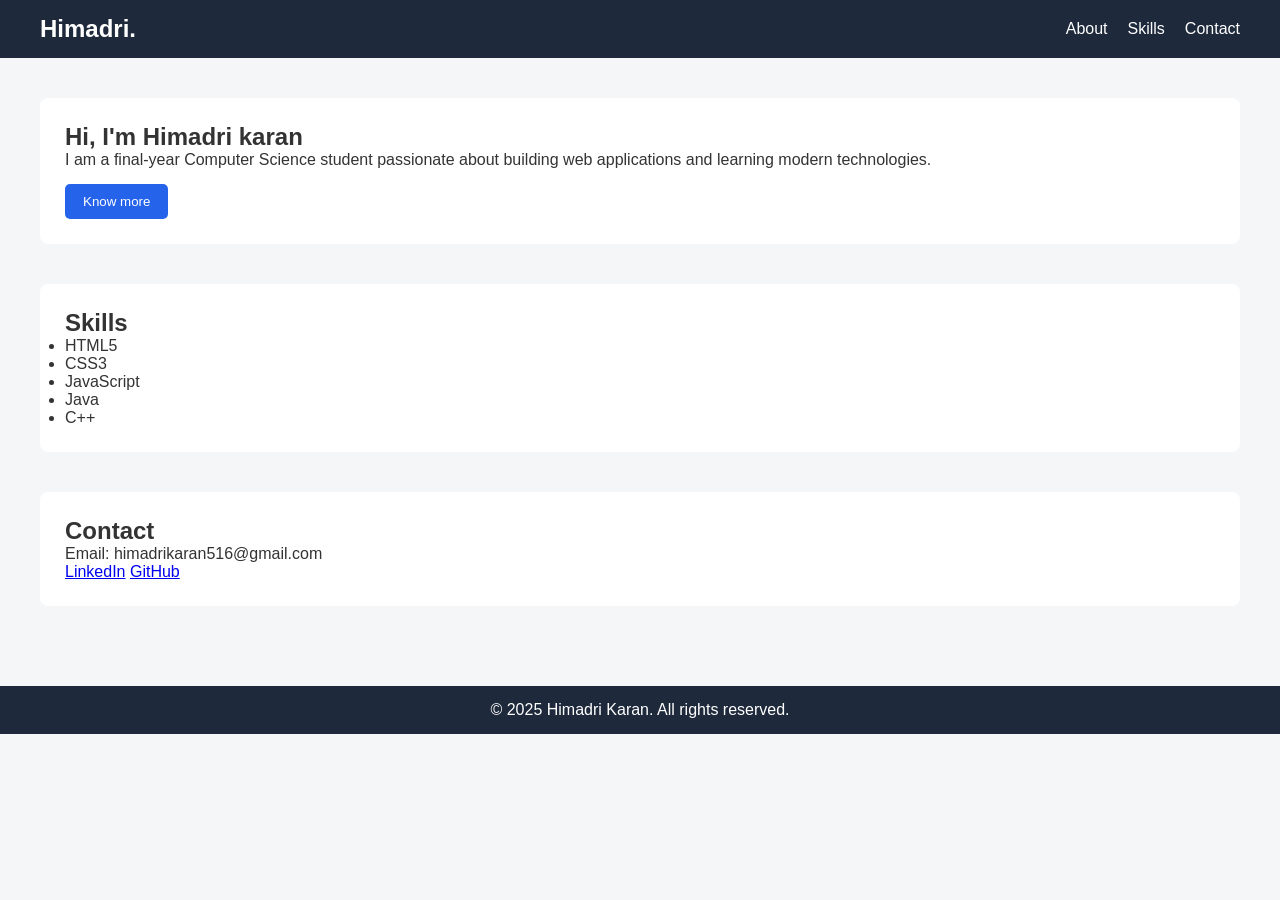
<file: Task 1/index.html>
<!DOCTYPE html>
<html lang="en">

<head>
  <meta charset="UTF-8">
  <meta name="viewport" content="width=device-width, initial-scale=1.0">
  <title>Himadri Karan | Web Developer</title>
  <link rel="stylesheet" href="style.css">
</head>

<body>
  <nav>
    <h2>Himadri.</h2>
    <ul>
      <li><a href="#about">About</a></li>
      <li><a href="#skills">Skills</a></li>
      <li><a href="#contact">Contact</a></li>
    </ul>
  </nav>
  <main>
    <section id="about">
      <h1>Hi, I'm Himadri karan</h1>
      <p>I am a final-year Computer Science student passionate about building web applications and learning modern
        technologies.</p>
        <button onclick="showMessage()">Know more</button>
    </section>

    <section id="skills">
      <h2>Skills</h2>
      <ul>
        <li>HTML5</li>
        <li>CSS3</li>
        <li>JavaScript</li>
        <li>Java</li>
        <li>C++</li>
      </ul>
    </section>

    <section id="contact">
      <h2>Contact</h2>
      <p>Email: himadrikaran516@gmail.com</p>
      <p>
        <a href="https://www.linkedin.com/in/himadrikaran" target="_blank">LinkedIn</a>
        <a href="https://www.github.com/karanhimadri" target="_blank">GitHub</a>
      </p>
    </section>
  </main>

  <footer>
    <p>© 2025 Himadri Karan. All rights reserved.</p>
  </footer>
  <script src="script.js"></script>
</body>

</html>
</file>
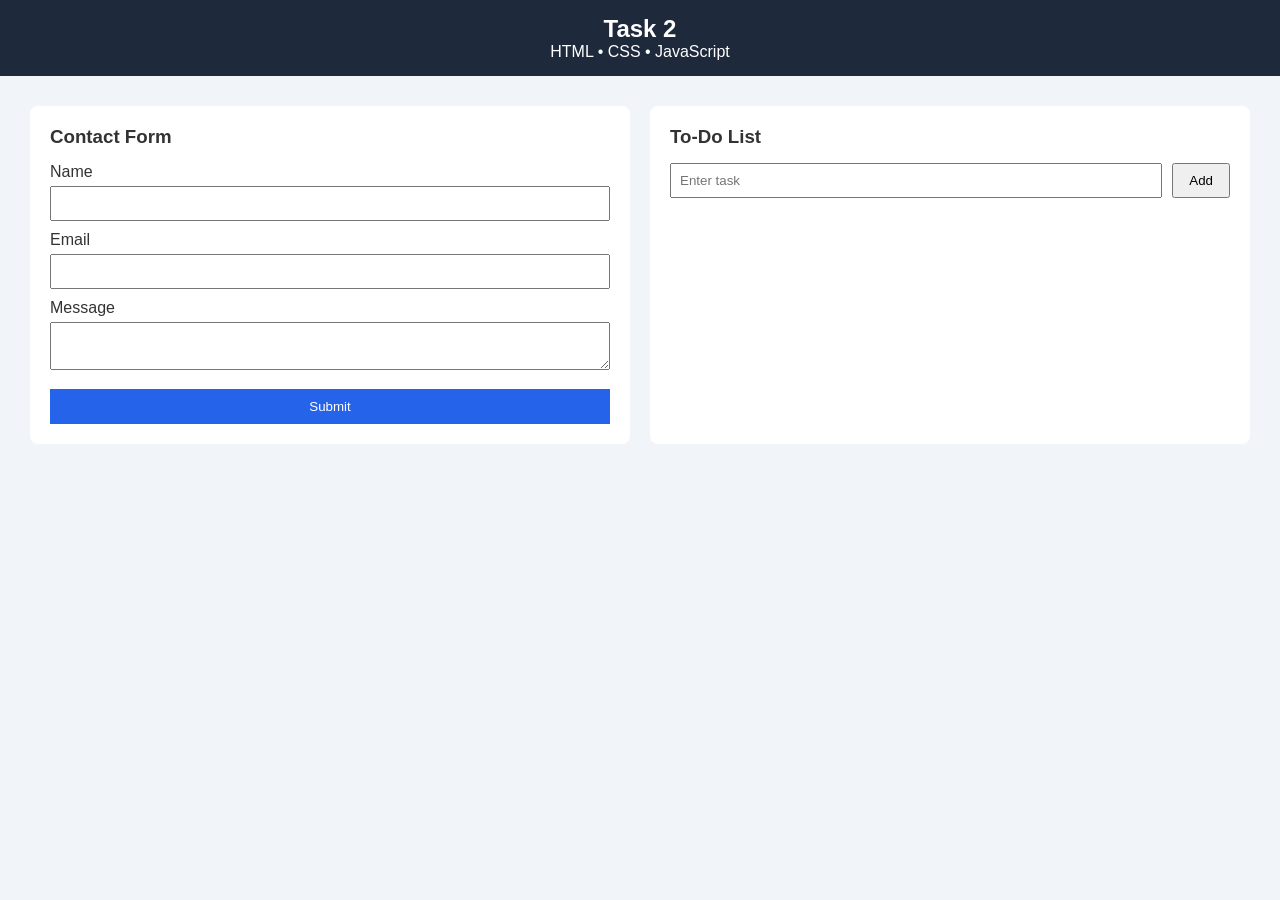
<file: Task 2/index.html>
<!DOCTYPE html>
<html lang="en">

<head>
  <meta charset="UTF-8">
  <meta name="viewport" content="width=device-width, initial-scale=1.0">
  <title>Task 2 | Intermediate Web Development</title>
  <link rel="stylesheet" href="style.css">
</head>

<body>

  <nav>
    <h2>Task 2</h2>
    <p>HTML • CSS • JavaScript</p>
  </nav>

  <main class="container">

    <!-- Contact Form -->
    <section class="card">
      <h3>Contact Form</h3>
      <form id="contactForm">
        <label>Name</label>
        <input type="text" id="name">

        <label>Email</label>
        <input type="email" id="email">

        <label>Message</label>
        <textarea id="message"></textarea>

        <button type="submit">Submit</button>
      </form>
    </section>

    <!-- To-Do List -->
    <section class="card">
      <h3>To-Do List</h3>
      <div class="todo-input">
        <input type="text" id="taskInput" placeholder="Enter task">
        <button id="addTask">Add</button>
      </div>
      <ul id="taskList"></ul>
    </section>

  </main>
  <script src="script.js"></script>
</body>

</html>
</file>
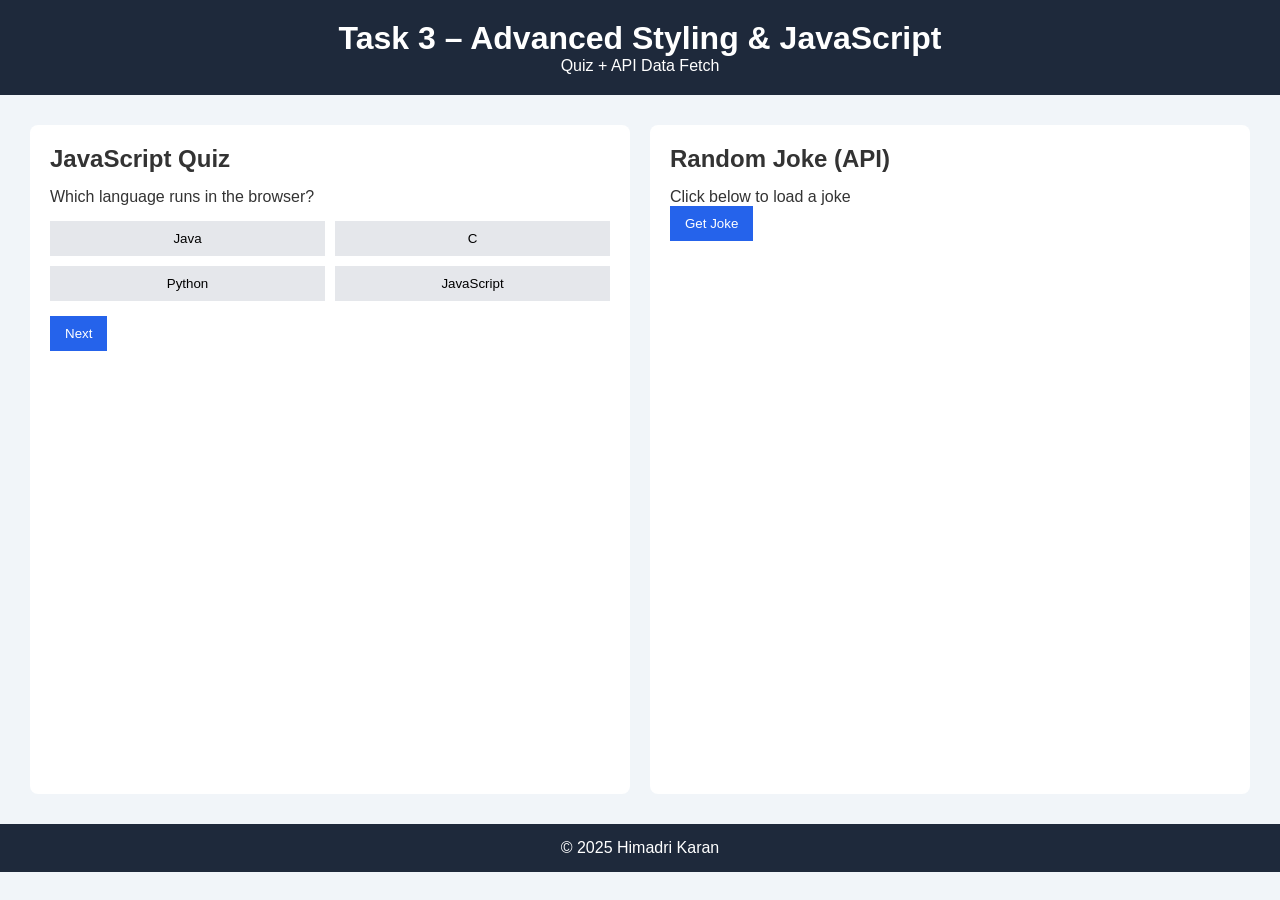
<file: Task 3/index.html>
<!DOCTYPE html>
<html lang="en">

<head>
  <meta charset="UTF-8">
  <meta name="viewport" content="width=device-width, initial-scale=1.0">
  <title>Task 3 | Advanced JavaScript</title>
  <link rel="stylesheet" href="style.css">
</head>

<body>

  <header>
    <h1>Task 3 – Advanced Styling & JavaScript</h1>
    <p>Quiz + API Data Fetch</p>
  </header>

  <main class="container">

    <!-- Quiz Section -->
    <section class="card" id="quizSection">
      <h2>JavaScript Quiz</h2>
      <p id="question"></p>

      <div class="options">
        <button class="option" onclick="selectAnswer(0)"></button>
        <button class="option" onclick="selectAnswer(1)"></button>
        <button class="option" onclick="selectAnswer(2)"></button>
        <button class="option" onclick="selectAnswer(3)"></button>
      </div>

      <button id="nextBtn" onclick="nextQuestion()">Next</button>
    </section>

    <!-- API Section -->
    <section class="card">
      <h2>Random Joke (API)</h2>
      <p id="joke">Click below to load a joke</p>
      <button onclick="fetchJoke()">Get Joke</button>
    </section>

  </main>

  <footer>
    <p>© 2025 Himadri Karan</p>
  </footer>

  <script src="script.js"></script>
</body>

</html>
</file>
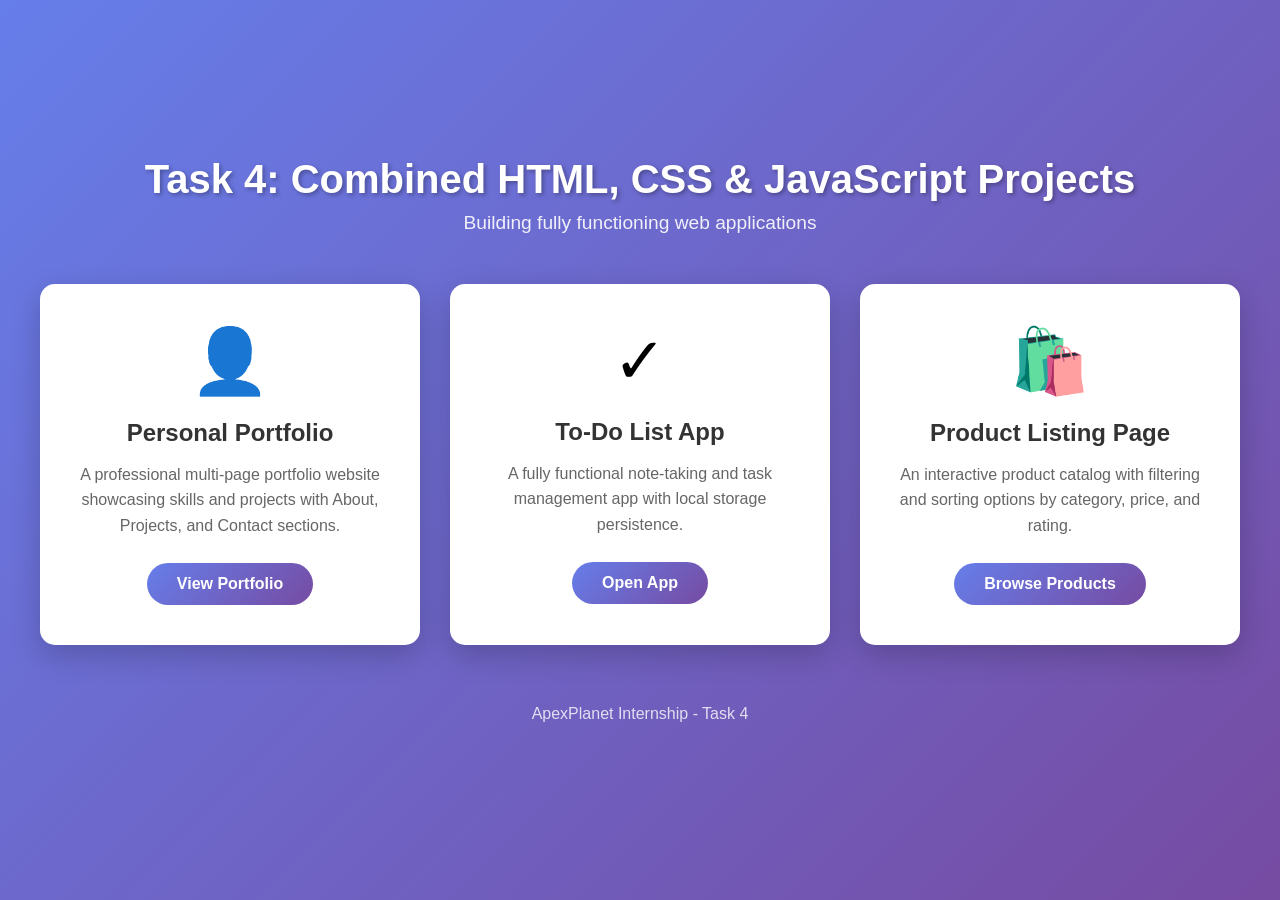
<file: Task 4/index.html>
<!DOCTYPE html>
<html lang="en">
<head>
    <meta charset="UTF-8">
    <meta name="viewport" content="width=device-width, initial-scale=1.0">
    <title>Task 4 - Combined Projects</title>
    <link rel="stylesheet" href="style.css">
</head>
<body>
    <div class="container">
        <header>
            <h1>Task 4: Combined HTML, CSS & JavaScript Projects</h1>
            <p class="subtitle">Building fully functioning web applications</p>
        </header>

        <div class="projects-grid">
            <div class="project-card">
                <div class="project-icon">👤</div>
                <h2>Personal Portfolio</h2>
                <p>A professional multi-page portfolio website showcasing skills and projects with About, Projects, and Contact sections.</p>
                <a href="portfolio/index.html" class="btn">View Portfolio</a>
            </div>

            <div class="project-card">
                <div class="project-icon">✓</div>
                <h2>To-Do List App</h2>
                <p>A fully functional note-taking and task management app with local storage persistence.</p>
                <a href="todo-app/index.html" class="btn">Open App</a>
            </div>

            <div class="project-card">
                <div class="project-icon">🛍️</div>
                <h2>Product Listing Page</h2>
                <p>An interactive product catalog with filtering and sorting options by category, price, and rating.</p>
                <a href="product-listing/index.html" class="btn">Browse Products</a>
            </div>
        </div>

        <footer>
            <p>ApexPlanet Internship - Task 4</p>
        </footer>
    </div>
</body>
</html>
</file>
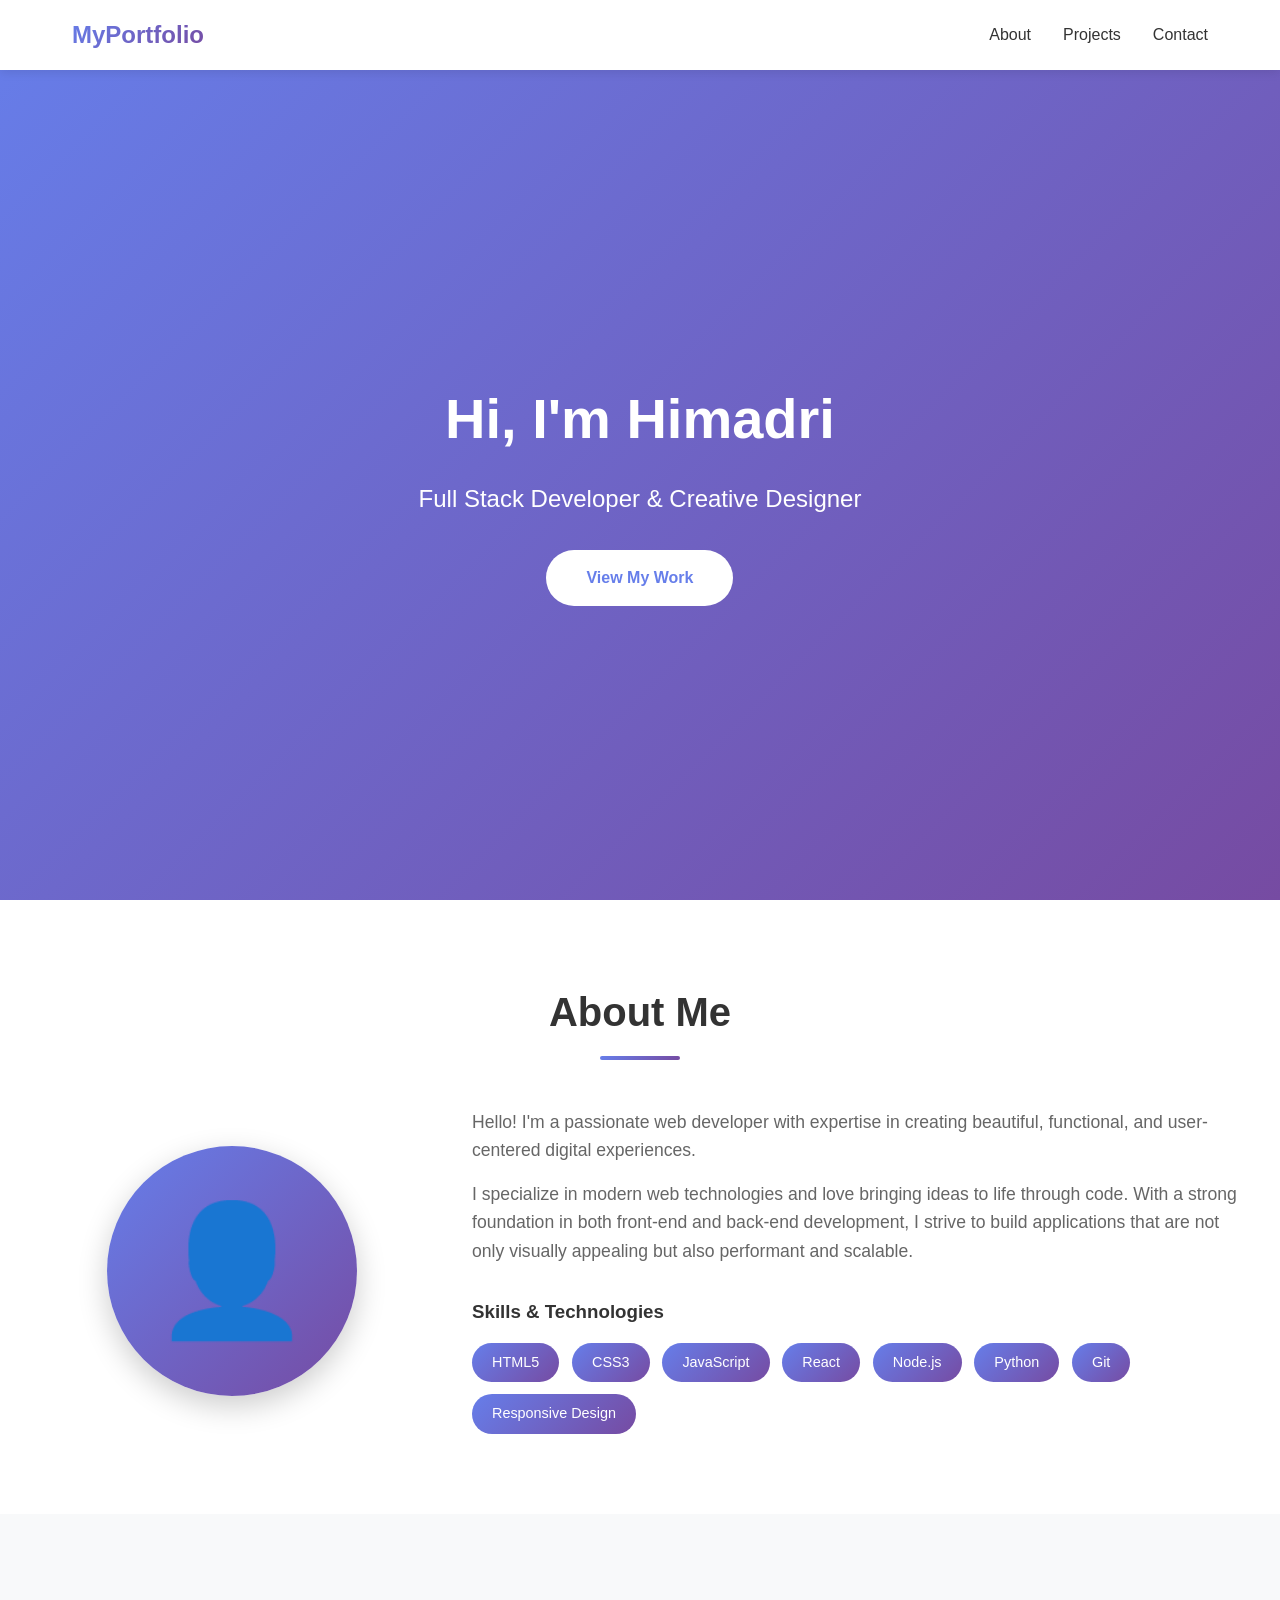
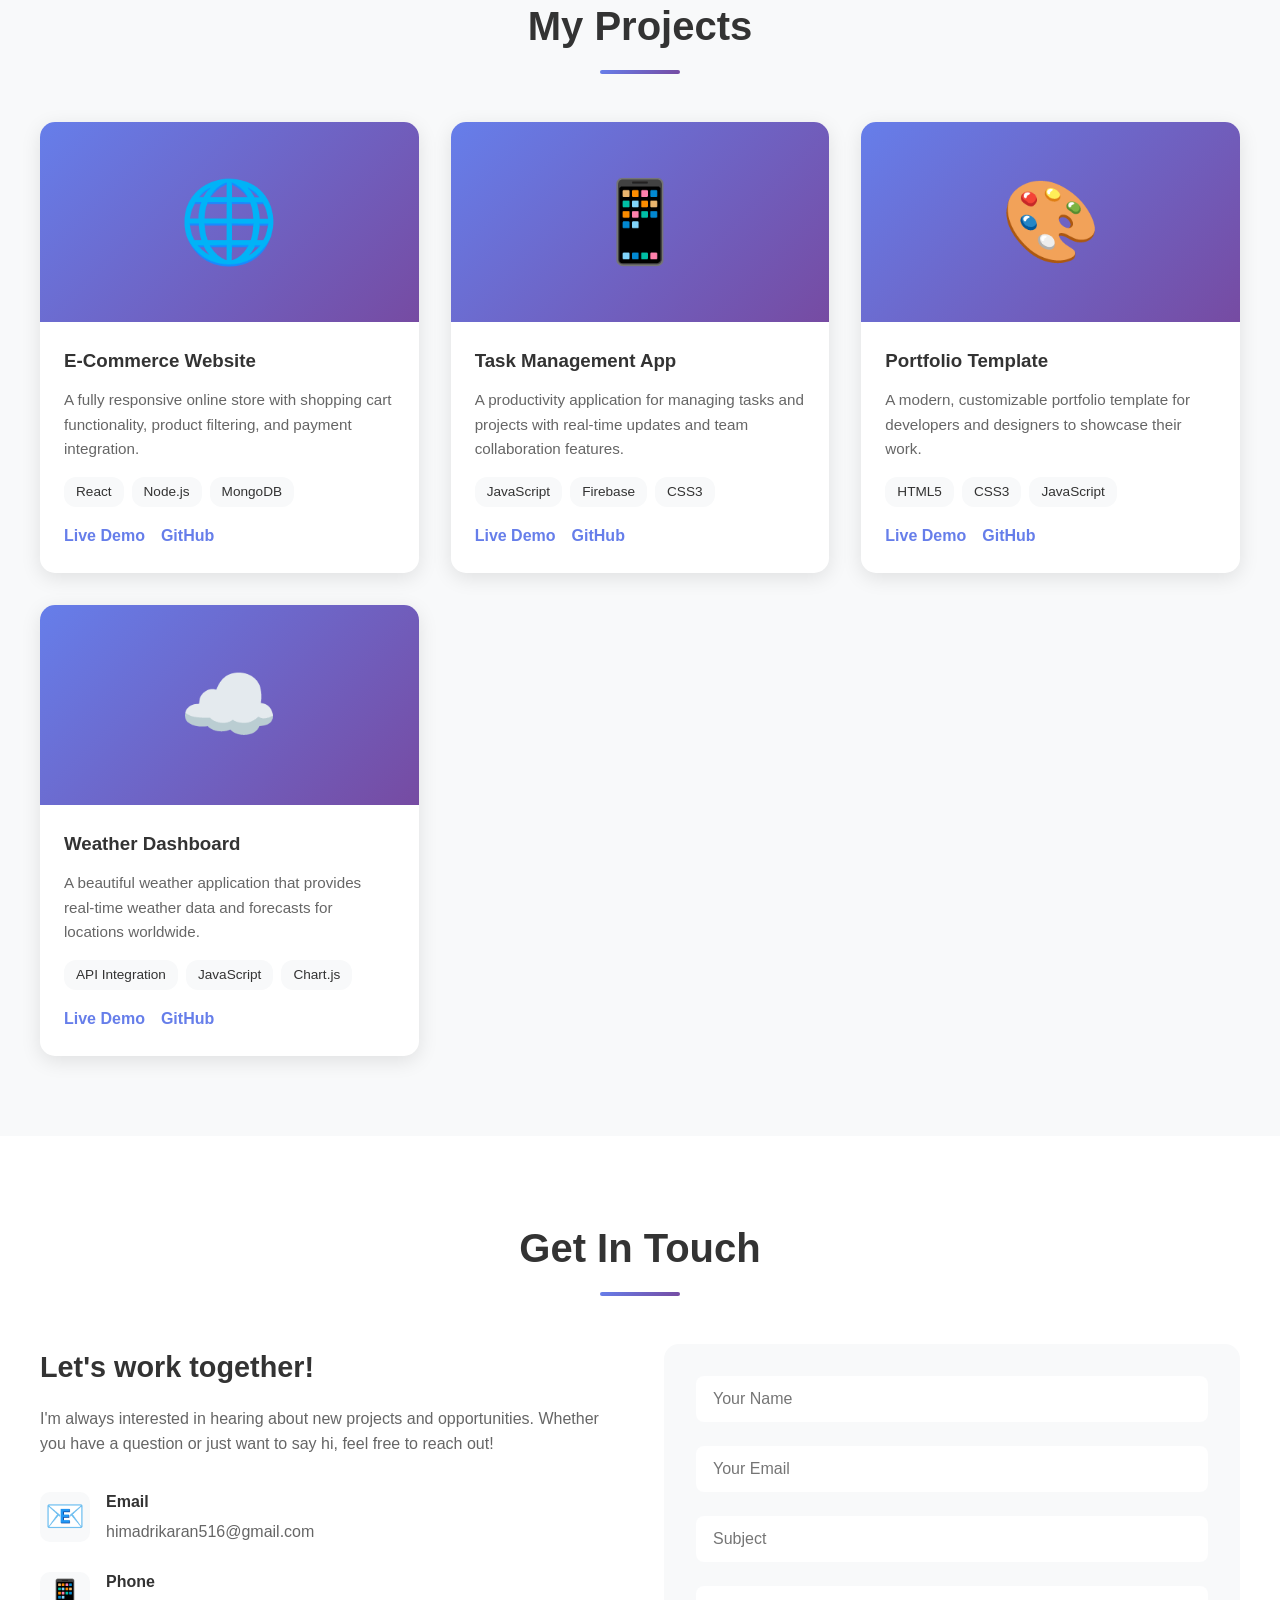
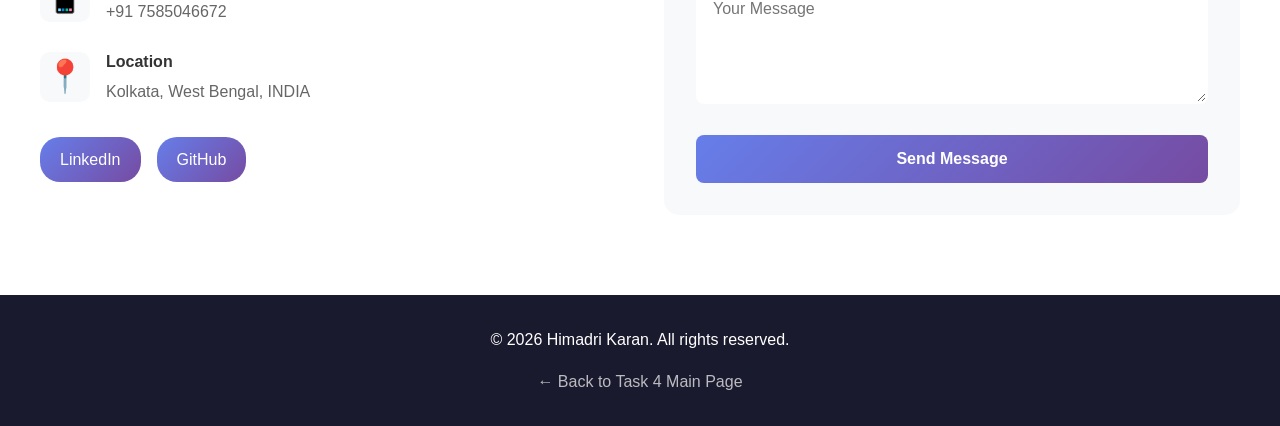
<file: Task 4/portfolio/index.html>
<!DOCTYPE html>
<html lang="en">

<head>
  <meta charset="UTF-8">
  <meta name="viewport" content="width=device-width, initial-scale=1.0">
  <title>Personal Portfolio - Himadri Karan</title>
  <link rel="stylesheet" href="style.css">
</head>

<body>
  <!-- Navigation -->
  <nav id="navbar">
    <div class="nav-container">
      <div class="logo">MyPortfolio</div>
      <ul class="nav-menu">
        <li><a href="#about" class="nav-link">About</a></li>
        <li><a href="#projects" class="nav-link">Projects</a></li>
        <li><a href="#contact" class="nav-link">Contact</a></li>
      </ul>
      <div class="hamburger">
        <span></span>
        <span></span>
        <span></span>
      </div>
    </div>
  </nav>

  <!-- Hero Section -->
  <section id="hero">
    <div class="hero-content">
      <h1 class="hero-title">Hi, I'm <span class="highlight">Himadri</span></h1>
      <p class="hero-subtitle">Full Stack Developer & Creative Designer</p>
      <a href="#projects" class="cta-button">View My Work</a>
    </div>
  </section>

  <!-- About Section -->
  <section id="about" class="section">
    <div class="container">
      <h2 class="section-title">About Me</h2>
      <div class="about-content">
        <div class="about-image">
          <div class="profile-placeholder">👤</div>
        </div>
        <div class="about-text">
          <p>Hello! I'm a passionate web developer with expertise in creating beautiful, functional, and user-centered
            digital experiences.</p>
          <p>I specialize in modern web technologies and love bringing ideas to life through code. With a strong
            foundation in both front-end and back-end development, I strive to build applications that are not only
            visually appealing but also performant and scalable.</p>
          <div class="skills">
            <h3>Skills & Technologies</h3>
            <div class="skills-grid">
              <span class="skill-tag">HTML5</span>
              <span class="skill-tag">CSS3</span>
              <span class="skill-tag">JavaScript</span>
              <span class="skill-tag">React</span>
              <span class="skill-tag">Node.js</span>
              <span class="skill-tag">Python</span>
              <span class="skill-tag">Git</span>
              <span class="skill-tag">Responsive Design</span>
            </div>
          </div>
        </div>
      </div>
    </div>
  </section>

  <!-- Projects Section -->
  <section id="projects" class="section section-dark">
    <div class="container">
      <h2 class="section-title">My Projects</h2>
      <div class="projects-grid">
        <div class="project-card">
          <div class="project-image">
            <div class="project-placeholder">🌐</div>
          </div>
          <div class="project-info">
            <h3>E-Commerce Website</h3>
            <p>A fully responsive online store with shopping cart functionality, product filtering, and payment
              integration.</p>
            <div class="project-tags">
              <span>React</span>
              <span>Node.js</span>
              <span>MongoDB</span>
            </div>
            <div class="project-links">
              <a href="#" class="project-link">Live Demo</a>
              <a href="#" class="project-link">GitHub</a>
            </div>
          </div>
        </div>

        <div class="project-card">
          <div class="project-image">
            <div class="project-placeholder">📱</div>
          </div>
          <div class="project-info">
            <h3>Task Management App</h3>
            <p>A productivity application for managing tasks and projects with real-time updates and team collaboration
              features.</p>
            <div class="project-tags">
              <span>JavaScript</span>
              <span>Firebase</span>
              <span>CSS3</span>
            </div>
            <div class="project-links">
              <a href="https://linkedin.com/in/himadrikaran" class="project-link">Live Demo</a>
              <a href="https://github.com/karanhimadri" class="project-link">GitHub</a>
            </div>
          </div>
        </div>

        <div class="project-card">
          <div class="project-image">
            <div class="project-placeholder">🎨</div>
          </div>
          <div class="project-info">
            <h3>Portfolio Template</h3>
            <p>A modern, customizable portfolio template for developers and designers to showcase their work.</p>
            <div class="project-tags">
              <span>HTML5</span>
              <span>CSS3</span>
              <span>JavaScript</span>
            </div>
            <div class="project-links">
              <a href="https://linkedin.com/in/himadrikaran" class="project-link">Live Demo</a>
              <a href="https://github.com/karanhimadri" class="project-link">GitHub</a>
            </div>
          </div>
        </div>

        <div class="project-card">
          <div class="project-image">
            <div class="project-placeholder">☁️</div>
          </div>
          <div class="project-info">
            <h3>Weather Dashboard</h3>
            <p>A beautiful weather application that provides real-time weather data and forecasts for locations
              worldwide.</p>
            <div class="project-tags">
              <span>API Integration</span>
              <span>JavaScript</span>
              <span>Chart.js</span>
            </div>
            <div class="project-links">
              <a href="https://linkedin.com/in/himadrikaran" class="project-link">Live Demo</a>
              <a href="https://github.com/karanhimadri" class="project-link">GitHub</a>
            </div>
          </div>
        </div>
      </div>
    </div>
  </section>

  <!-- Contact Section -->
  <section id="contact" class="section">
    <div class="container">
      <h2 class="section-title">Get In Touch</h2>
      <div class="contact-content">
        <div class="contact-info">
          <h3>Let's work together!</h3>
          <p>I'm always interested in hearing about new projects and opportunities. Whether you have a question or just
            want to say hi, feel free to reach out!</p>
          <div class="contact-details">
            <div class="contact-item">
              <span class="icon">📧</span>
              <div>
                <h4>Email</h4>
                <p>himadrikaran516@gmail.com</p>
              </div>
            </div>
            <div class="contact-item">
              <span class="icon">📱</span>
              <div>
                <h4>Phone</h4>
                <p>+91 7585046672</p>
              </div>
            </div>
            <div class="contact-item">
              <span class="icon">📍</span>
              <div>
                <h4>Location</h4>
                <p>Kolkata, West Bengal, INDIA</p>
              </div>
            </div>
          </div>
          <div class="social-links">
            <a href="https://www.linkedin.com/in/himadrikaran/" class="social-link">LinkedIn</a>
            <a href="https://github.com/karanhimadri" class="social-link">GitHub</a>
          </div>
        </div>
        <form class="contact-form" id="contactForm">
          <div class="form-group">
            <input type="text" id="name" placeholder="Your Name" required>
          </div>
          <div class="form-group">
            <input type="email" id="email" placeholder="Your Email" required>
          </div>
          <div class="form-group">
            <input type="text" id="subject" placeholder="Subject" required>
          </div>
          <div class="form-group">
            <textarea id="message" rows="5" placeholder="Your Message" required></textarea>
          </div>
          <button type="submit" class="submit-button">Send Message</button>
        </form>
      </div>
    </div>
  </section>

  <!-- Footer -->
  <footer class="footer">
    <div class="container">
      <p>&copy; 2026 Himadri Karan. All rights reserved.</p>
      <a href="../index.html" class="back-link">← Back to Task 4 Main Page</a>
    </div>
  </footer>

  <script src="script.js"></script>
</body>

</html>
</file>
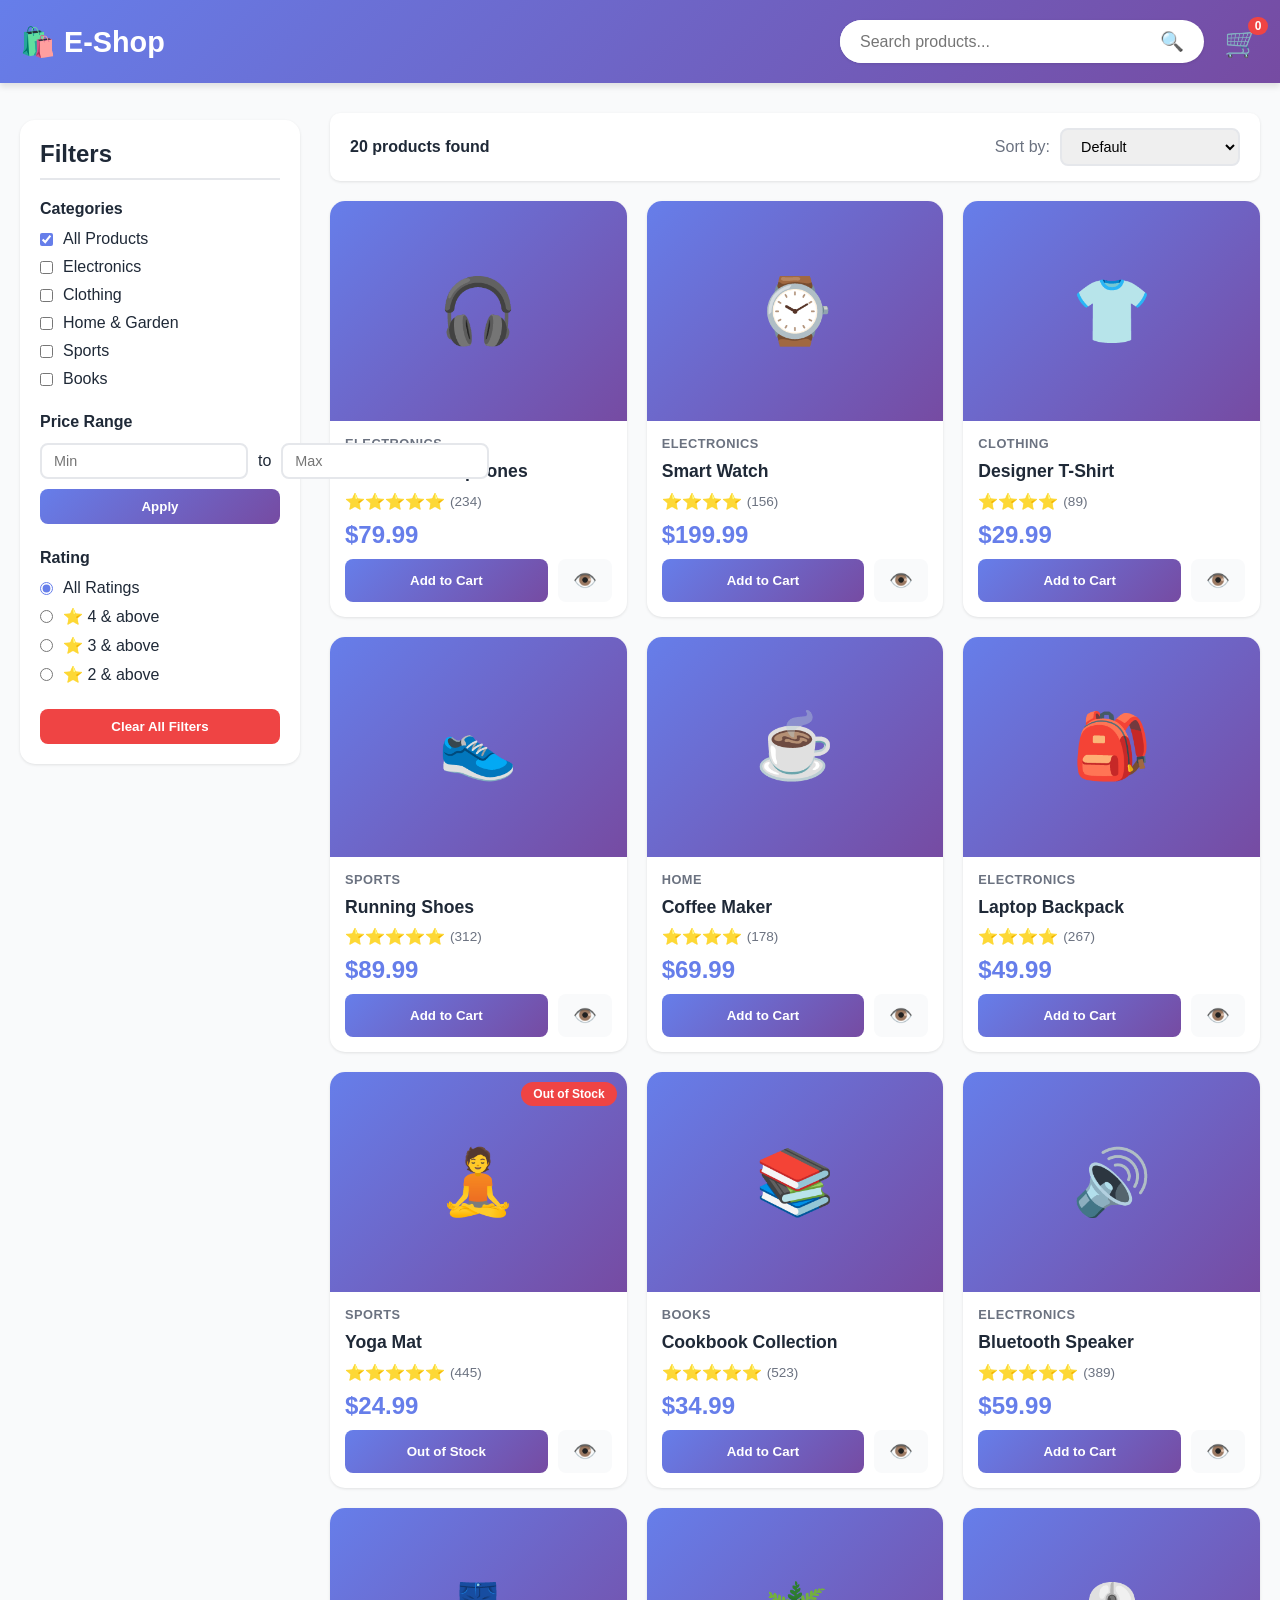
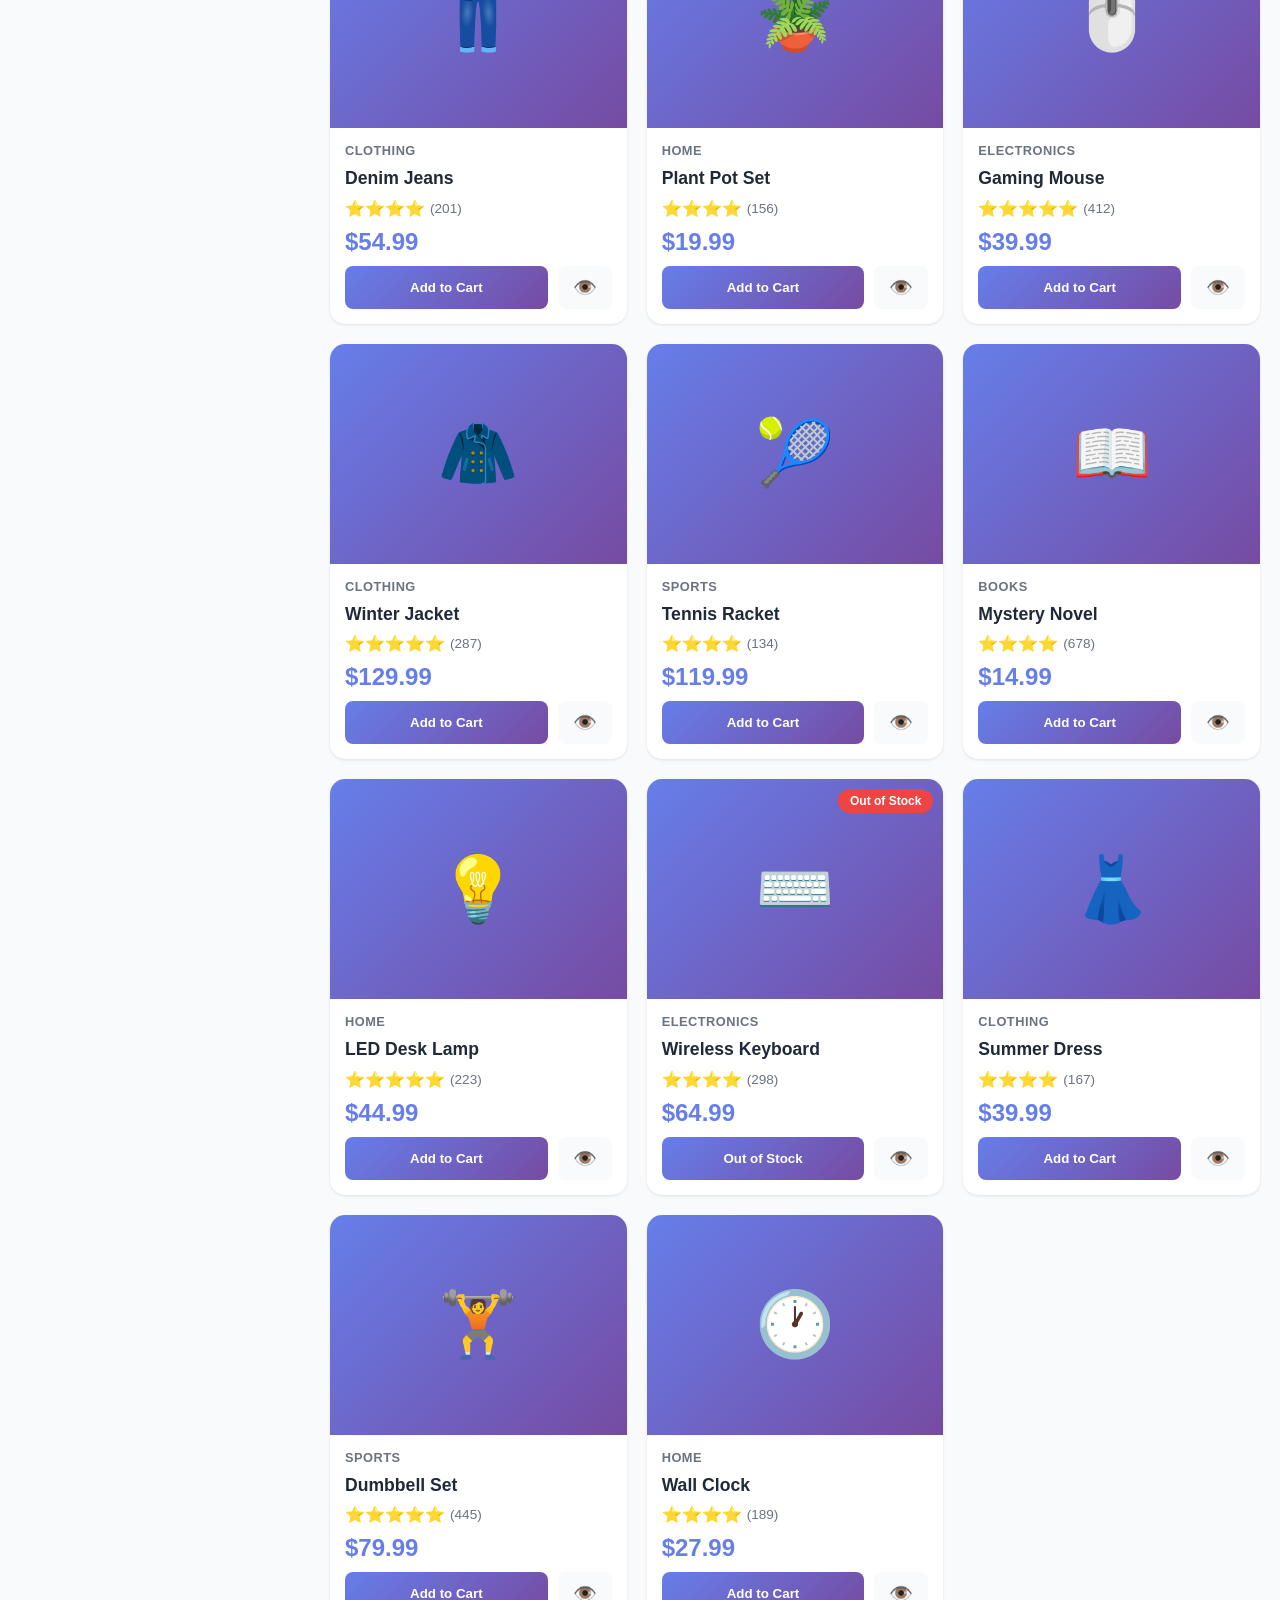
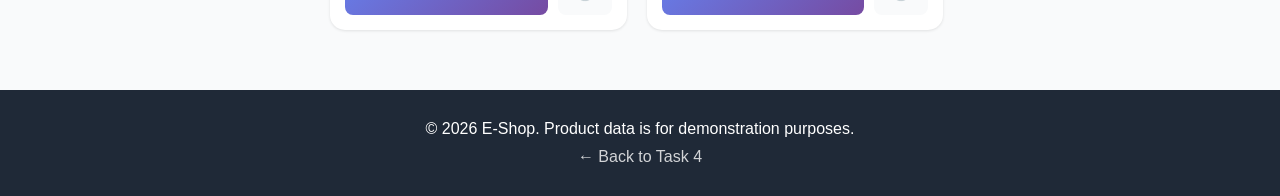
<file: Task 4/product-listing/index.html>
<!DOCTYPE html>
<html lang="en">
<head>
    <meta charset="UTF-8">
    <meta name="viewport" content="width=device-width, initial-scale=1.0">
    <title>Product Listing - E-Shop</title>
    <link rel="stylesheet" href="style.css">
</head>
<body>
    <div class="page-wrapper">
        <!-- Header -->
        <header class="header">
            <div class="container">
                <div class="header-content">
                    <h1 class="logo">🛍️ E-Shop</h1>
                    <div class="header-actions">
                        <div class="search-box">
                            <input type="text" id="searchInput" placeholder="Search products...">
                            <button id="searchBtn">🔍</button>
                        </div>
                        <div class="cart-icon">
                            <span>🛒</span>
                            <span class="cart-count" id="cartCount">0</span>
                        </div>
                    </div>
                </div>
            </div>
        </header>

        <!-- Main Content -->
        <main class="main-content">
            <div class="container">
                <div class="content-grid">
                    <!-- Sidebar Filters -->
                    <aside class="sidebar">
                        <div class="filter-section">
                            <h2 class="filter-title">Filters</h2>
                            
                            <!-- Category Filter -->
                            <div class="filter-group">
                                <h3>Categories</h3>
                                <div class="filter-options" id="categoryFilters">
                                    <label class="filter-option">
                                        <input type="checkbox" value="all" checked>
                                        <span>All Products</span>
                                    </label>
                                    <label class="filter-option">
                                        <input type="checkbox" value="electronics">
                                        <span>Electronics</span>
                                    </label>
                                    <label class="filter-option">
                                        <input type="checkbox" value="clothing">
                                        <span>Clothing</span>
                                    </label>
                                    <label class="filter-option">
                                        <input type="checkbox" value="home">
                                        <span>Home & Garden</span>
                                    </label>
                                    <label class="filter-option">
                                        <input type="checkbox" value="sports">
                                        <span>Sports</span>
                                    </label>
                                    <label class="filter-option">
                                        <input type="checkbox" value="books">
                                        <span>Books</span>
                                    </label>
                                </div>
                            </div>

                            <!-- Price Filter -->
                            <div class="filter-group">
                                <h3>Price Range</h3>
                                <div class="price-inputs">
                                    <input type="number" id="minPrice" placeholder="Min" min="0">
                                    <span>to</span>
                                    <input type="number" id="maxPrice" placeholder="Max" min="0">
                                </div>
                                <button id="applyPriceFilter" class="btn-filter">Apply</button>
                            </div>

                            <!-- Rating Filter -->
                            <div class="filter-group">
                                <h3>Rating</h3>
                                <div class="filter-options" id="ratingFilters">
                                    <label class="filter-option">
                                        <input type="radio" name="rating" value="all" checked>
                                        <span>All Ratings</span>
                                    </label>
                                    <label class="filter-option">
                                        <input type="radio" name="rating" value="4">
                                        <span>⭐ 4 & above</span>
                                    </label>
                                    <label class="filter-option">
                                        <input type="radio" name="rating" value="3">
                                        <span>⭐ 3 & above</span>
                                    </label>
                                    <label class="filter-option">
                                        <input type="radio" name="rating" value="2">
                                        <span>⭐ 2 & above</span>
                                    </label>
                                </div>
                            </div>

                            <!-- Clear Filters -->
                            <button id="clearFilters" class="btn-clear-filters">Clear All Filters</button>
                        </div>
                    </aside>

                    <!-- Products Section -->
                    <section class="products-section">
                        <!-- Toolbar -->
                        <div class="toolbar">
                            <div class="results-info">
                                <span id="resultsCount">0 products found</span>
                            </div>
                            <div class="sort-options">
                                <label for="sortSelect">Sort by:</label>
                                <select id="sortSelect">
                                    <option value="default">Default</option>
                                    <option value="price-low">Price: Low to High</option>
                                    <option value="price-high">Price: High to Low</option>
                                    <option value="rating-high">Rating: High to Low</option>
                                    <option value="name-asc">Name: A to Z</option>
                                    <option value="name-desc">Name: Z to A</option>
                                </select>
                            </div>
                        </div>

                        <!-- Products Grid -->
                        <div id="productsGrid" class="products-grid">
                            <!-- Products will be dynamically loaded here -->
                        </div>

                        <!-- No Results Message -->
                        <div id="noResults" class="no-results" style="display: none;">
                            <div class="no-results-icon">🔍</div>
                            <h3>No products found</h3>
                            <p>Try adjusting your filters or search terms</p>
                        </div>
                    </section>
                </div>
            </div>
        </main>

        <!-- Footer -->
        <footer class="footer">
            <div class="container">
                <p>&copy; 2026 E-Shop. Product data is for demonstration purposes.</p>
                <a href="../index.html" class="back-link">← Back to Task 4</a>
            </div>
        </footer>
    </div>

    <!-- Product Modal -->
    <div id="productModal" class="modal">
        <div class="modal-content">
            <span class="close-modal">&times;</span>
            <div id="modalProductDetails">
                <!-- Product details will be loaded here -->
            </div>
        </div>
    </div>

    <script src="script.js"></script>
</body>
</html>
</file>
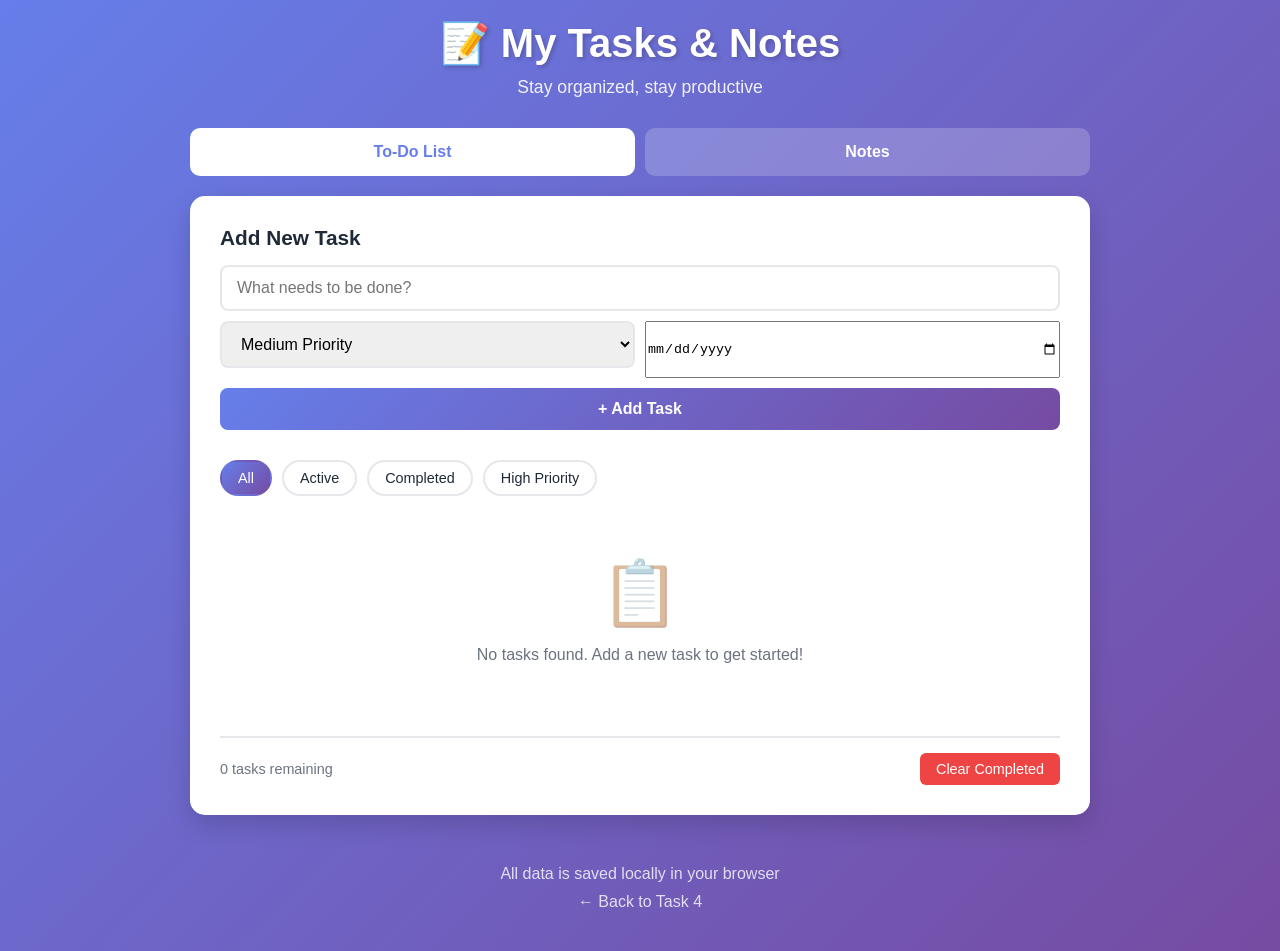
<file: Task 4/todo-app/index.html>
<!DOCTYPE html>
<html lang="en">
<head>
    <meta charset="UTF-8">
    <meta name="viewport" content="width=device-width, initial-scale=1.0">
    <title>To-Do List & Notes App</title>
    <link rel="stylesheet" href="style.css">
</head>
<body>
    <div class="app-container">
        <!-- Header -->
        <header class="app-header">
            <h1>📝 My Tasks & Notes</h1>
            <p class="subtitle">Stay organized, stay productive</p>
        </header>

        <!-- Tab Navigation -->
        <div class="tab-navigation">
            <button class="tab-btn active" data-tab="todos">To-Do List</button>
            <button class="tab-btn" data-tab="notes">Notes</button>
        </div>

        <!-- To-Do List Section -->
        <div id="todos" class="tab-content active">
            <div class="content-wrapper">
                <!-- Add Task Form -->
                <div class="add-task-section">
                    <h2>Add New Task</h2>
                    <form id="todoForm" class="task-form">
                        <input type="text" id="taskInput" placeholder="What needs to be done?" required>
                        <div class="form-row">
                            <select id="taskPriority">
                                <option value="low">Low Priority</option>
                                <option value="medium" selected>Medium Priority</option>
                                <option value="high">High Priority</option>
                            </select>
                            <input type="date" id="taskDate">
                        </div>
                        <button type="submit" class="btn-primary">
                            <span>+ Add Task</span>
                        </button>
                    </form>
                </div>

                <!-- Filter Options -->
                <div class="filter-section">
                    <button class="filter-btn active" data-filter="all">All</button>
                    <button class="filter-btn" data-filter="active">Active</button>
                    <button class="filter-btn" data-filter="completed">Completed</button>
                    <button class="filter-btn" data-filter="high">High Priority</button>
                </div>

                <!-- Tasks List -->
                <div class="tasks-container">
                    <div id="tasksList" class="tasks-list">
                        <!-- Tasks will be dynamically added here -->
                    </div>
                    <div class="tasks-stats">
                        <span id="tasksCount">0 tasks</span>
                        <button id="clearCompleted" class="btn-clear">Clear Completed</button>
                    </div>
                </div>
            </div>
        </div>

        <!-- Notes Section -->
        <div id="notes" class="tab-content">
            <div class="content-wrapper">
                <!-- Add Note Form -->
                <div class="add-note-section">
                    <h2>Create New Note</h2>
                    <form id="noteForm" class="note-form">
                        <input type="text" id="noteTitle" placeholder="Note title" required>
                        <textarea id="noteContent" placeholder="Write your note here..." rows="5" required></textarea>
                        <div class="form-row">
                            <select id="noteCategory">
                                <option value="personal">Personal</option>
                                <option value="work">Work</option>
                                <option value="ideas">Ideas</option>
                                <option value="other">Other</option>
                            </select>
                            <button type="submit" class="btn-primary">
                                <span>+ Save Note</span>
                            </button>
                        </div>
                    </form>
                </div>

                <!-- Notes Filter -->
                <div class="filter-section">
                    <button class="note-filter-btn active" data-category="all">All Notes</button>
                    <button class="note-filter-btn" data-category="personal">Personal</button>
                    <button class="note-filter-btn" data-category="work">Work</button>
                    <button class="note-filter-btn" data-category="ideas">Ideas</button>
                    <button class="note-filter-btn" data-category="other">Other</button>
                </div>

                <!-- Notes Grid -->
                <div id="notesList" class="notes-grid">
                    <!-- Notes will be dynamically added here -->
                </div>
            </div>
        </div>

        <!-- Footer -->
        <footer class="app-footer">
            <p>All data is saved locally in your browser</p>
            <a href="../index.html" class="back-link">← Back to Task 4</a>
        </footer>
    </div>

    <!-- Edit Note Modal -->
    <div id="editNoteModal" class="modal">
        <div class="modal-content">
            <span class="close-modal">&times;</span>
            <h2>Edit Note</h2>
            <form id="editNoteForm">
                <input type="hidden" id="editNoteId">
                <input type="text" id="editNoteTitle" placeholder="Note title" required>
                <textarea id="editNoteContent" placeholder="Write your note here..." rows="5" required></textarea>
                <select id="editNoteCategory">
                    <option value="personal">Personal</option>
                    <option value="work">Work</option>
                    <option value="ideas">Ideas</option>
                    <option value="other">Other</option>
                </select>
                <button type="submit" class="btn-primary">Update Note</button>
            </form>
        </div>
    </div>

    <script src="script.js"></script>
</body>
</html>
</file>
<file: Task 1/style.css>
* {
  margin: 0;
  padding: 0;
  box-sizing: border-box;
}

body {
  font-family: Arial, sans-serif;
  background-color: #f4f6f8;
  color: #333;
}

/* Navbar */
nav {
  background-color: #1e293b;
  color: white;
  padding: 15px 40px;
  display: flex;
  justify-content: space-between;
  align-items: center;
}

nav ul {
  list-style: none;
  display: flex;
  gap: 20px;
}

nav a {
  color: white;
  text-decoration: none;
}

/* Main Sections */
main {
  padding: 40px;
}

section {
  margin-bottom: 40px;
  background: white;
  padding: 25px;
  border-radius: 8px;
}

/* Button */
button {
  margin-top: 15px;
  padding: 10px 18px;
  background-color: #2563eb;
  color: white;
  border: none;
  border-radius: 5px;
  cursor: pointer;
}

button:hover {
  background-color: #1d4ed8;
}

/* Footer */
footer {
  text-align: center;
  padding: 15px;
  background-color: #1e293b;
  color: white;
}
</file>
<file: Task 2/style.css>
* {
  margin: 0;
  padding: 0;
  box-sizing: border-box;
}

body {
  font-family: Arial, sans-serif;
  background-color: #f1f5f9;
  color: #333;
}

nav {
  background-color: #1e293b;
  color: white;
  padding: 15px;
  text-align: center;
}

.container {
  display: grid;
  grid-template-columns: repeat(2, 1fr);
  gap: 20px;
  padding: 30px;
}

.card {
  background: white;
  padding: 20px;
  border-radius: 8px;
}

h3 {
  margin-bottom: 15px;
}

/* Form */
form label {
  display: block;
  margin-top: 10px;
}

form input,
form textarea {
  width: 100%;
  padding: 8px;
  margin-top: 5px;
}

form button {
  margin-top: 15px;
  padding: 10px;
  width: 100%;
  background-color: #2563eb;
  color: white;
  border: none;
  cursor: pointer;
}

/* To-do */
.todo-input {
  display: flex;
  gap: 10px;
}

.todo-input input {
  flex: 1;
  padding: 8px;
}

.todo-input button {
  padding: 8px 15px;
}

ul {
  margin-top: 15px;
}

li {
  display: flex;
  justify-content: space-between;
  margin-bottom: 8px;
}

/* Responsive */
@media (max-width: 768px) {
  .container {
    grid-template-columns: 1fr;
  }
}
</file>
<file: Task 3/style.css>
* {
  margin: 0;
  padding: 0;
  box-sizing: border-box;
}

body {
  font-family: Arial, sans-serif;
  background-color: #f1f5f9;
  color: #333;
}

header {
  background-color: #1e293b;
  color: white;
  padding: 20px;
  text-align: center;
}

.container {
  display: flex;
  gap: 20px;
  padding: 30px;
  height: 81vh;
}

.card {
  background: white;
  padding: 20px;
  border-radius: 8px;
  flex: 1;
}

h2 {
  margin-bottom: 15px;
}

.options {
  display: grid;
  grid-template-columns: 1fr 1fr;
  gap: 10px;
  margin: 15px 0;
}

.option {
  padding: 10px;
  border: none;
  background-color: #e5e7eb;
  color: black;
  cursor: pointer;
}

.option:hover {
  background-color: #c7d2fe;
}

button {
  padding: 10px 15px;
  background-color: #2563eb;
  color: white;
  border: none;
  cursor: pointer;
}

footer {
  text-align: center;
  padding: 15px;
  background-color: #1e293b;
  color: white;
}

/* Responsive Design */
@media (max-width: 768px) {
  .container {
    flex-direction: column;
  }

  header h1 {
    font-size: 20px;
  }
}
</file>
<file: Task 4/style.css>
* {
    margin: 0;
    padding: 0;
    box-sizing: border-box;
}

body {
    font-family: 'Segoe UI', Tahoma, Geneva, Verdana, sans-serif;
    background: linear-gradient(135deg, #667eea 0%, #764ba2 100%);
    min-height: 100vh;
    display: flex;
    align-items: center;
    justify-content: center;
    padding: 20px;
}

.container {
    max-width: 1200px;
    width: 100%;
}

header {
    text-align: center;
    color: white;
    margin-bottom: 50px;
}

header h1 {
    font-size: 2.5rem;
    margin-bottom: 10px;
    text-shadow: 2px 2px 4px rgba(0, 0, 0, 0.3);
}

.subtitle {
    font-size: 1.2rem;
    opacity: 0.9;
}

.projects-grid {
    display: grid;
    grid-template-columns: repeat(auto-fit, minmax(300px, 1fr));
    gap: 30px;
    margin-bottom: 40px;
}

.project-card {
    background: white;
    border-radius: 15px;
    padding: 40px 30px;
    text-align: center;
    box-shadow: 0 10px 30px rgba(0, 0, 0, 0.2);
    transition: transform 0.3s ease, box-shadow 0.3s ease;
}

.project-card:hover {
    transform: translateY(-10px);
    box-shadow: 0 15px 40px rgba(0, 0, 0, 0.3);
}

.project-icon {
    font-size: 4rem;
    margin-bottom: 20px;
}

.project-card h2 {
    color: #333;
    margin-bottom: 15px;
    font-size: 1.5rem;
}

.project-card p {
    color: #666;
    line-height: 1.6;
    margin-bottom: 25px;
}

.btn {
    display: inline-block;
    padding: 12px 30px;
    background: linear-gradient(135deg, #667eea 0%, #764ba2 100%);
    color: white;
    text-decoration: none;
    border-radius: 25px;
    font-weight: 600;
    transition: transform 0.3s ease, box-shadow 0.3s ease;
}

.btn:hover {
    transform: scale(1.05);
    box-shadow: 0 5px 15px rgba(102, 126, 234, 0.4);
}

footer {
    text-align: center;
    color: white;
    padding: 20px;
    opacity: 0.8;
}

@media (max-width: 768px) {
    header h1 {
        font-size: 2rem;
    }

    .subtitle {
        font-size: 1rem;
    }

    .projects-grid {
        grid-template-columns: 1fr;
        gap: 20px;
    }

    .project-card {
        padding: 30px 20px;
    }
}
</file>
<file: Task 4/portfolio/style.css>
* {
    margin: 0;
    padding: 0;
    box-sizing: border-box;
}

:root {
    --primary-color: #667eea;
    --secondary-color: #764ba2;
    --text-dark: #333;
    --text-light: #666;
    --bg-light: #f8f9fa;
    --bg-dark: #1a1a2e;
    --white: #ffffff;
    --transition: all 0.3s ease;
}

html {
    scroll-behavior: smooth;
}

body {
    font-family: 'Segoe UI', Tahoma, Geneva, Verdana, sans-serif;
    line-height: 1.6;
    color: var(--text-dark);
}

/* Navigation */
#navbar {
    position: fixed;
    top: 0;
    width: 100%;
    background: var(--white);
    box-shadow: 0 2px 10px rgba(0, 0, 0, 0.1);
    z-index: 1000;
    transition: var(--transition);
}

#navbar.scrolled {
    padding: 10px 0;
    box-shadow: 0 4px 20px rgba(0, 0, 0, 0.15);
}

.nav-container {
    max-width: 1200px;
    margin: 0 auto;
    padding: 1rem 2rem;
    display: flex;
    justify-content: space-between;
    align-items: center;
}

.logo {
    font-size: 1.5rem;
    font-weight: bold;
    background: linear-gradient(135deg, var(--primary-color), var(--secondary-color));
    -webkit-background-clip: text;
    -webkit-text-fill-color: transparent;
    background-clip: text;
}

.nav-menu {
    display: flex;
    list-style: none;
    gap: 2rem;
}

.nav-link {
    text-decoration: none;
    color: var(--text-dark);
    font-weight: 500;
    transition: var(--transition);
    position: relative;
}

.nav-link::after {
    content: '';
    position: absolute;
    bottom: -5px;
    left: 0;
    width: 0;
    height: 2px;
    background: linear-gradient(135deg, var(--primary-color), var(--secondary-color));
    transition: var(--transition);
}

.nav-link:hover::after {
    width: 100%;
}

.hamburger {
    display: none;
    flex-direction: column;
    cursor: pointer;
}

.hamburger span {
    width: 25px;
    height: 3px;
    background: var(--text-dark);
    margin: 3px 0;
    transition: var(--transition);
}

/* Hero Section */
#hero {
    min-height: 100vh;
    display: flex;
    align-items: center;
    justify-content: center;
    background: linear-gradient(135deg, var(--primary-color) 0%, var(--secondary-color) 100%);
    padding-top: 80px;
}

.hero-content {
    text-align: center;
    color: var(--white);
    padding: 2rem;
}

.hero-title {
    font-size: 3.5rem;
    margin-bottom: 1rem;
    animation: fadeInUp 1s ease;
}

.highlight {
    position: relative;
    display: inline-block;
}

.highlight::after {
    content: '';
    position: absolute;
    bottom: 10px;
    left: 0;
    width: 100%;
    height: 10px;
    background: rgba(255, 255, 255, 0.3);
    z-index: -1;
}

.hero-subtitle {
    font-size: 1.5rem;
    margin-bottom: 2rem;
    opacity: 0.9;
    animation: fadeInUp 1s ease 0.3s both;
}

.cta-button {
    display: inline-block;
    padding: 15px 40px;
    background: var(--white);
    color: var(--primary-color);
    text-decoration: none;
    border-radius: 50px;
    font-weight: 600;
    transition: var(--transition);
    animation: fadeInUp 1s ease 0.6s both;
}

.cta-button:hover {
    transform: translateY(-3px);
    box-shadow: 0 10px 30px rgba(0, 0, 0, 0.3);
}

/* Sections */
.section {
    padding: 80px 2rem;
}

.section-dark {
    background: var(--bg-light);
}

.container {
    max-width: 1200px;
    margin: 0 auto;
}

.section-title {
    font-size: 2.5rem;
    text-align: center;
    margin-bottom: 3rem;
    position: relative;
    padding-bottom: 1rem;
}

.section-title::after {
    content: '';
    position: absolute;
    bottom: 0;
    left: 50%;
    transform: translateX(-50%);
    width: 80px;
    height: 4px;
    background: linear-gradient(135deg, var(--primary-color), var(--secondary-color));
    border-radius: 2px;
}

/* About Section */
.about-content {
    display: grid;
    grid-template-columns: 1fr 2fr;
    gap: 3rem;
    align-items: center;
}

.about-image {
    text-align: center;
}

.profile-placeholder {
    width: 250px;
    height: 250px;
    border-radius: 50%;
    background: linear-gradient(135deg, var(--primary-color), var(--secondary-color));
    display: flex;
    align-items: center;
    justify-content: center;
    font-size: 8rem;
    color: var(--white);
    margin: 0 auto;
    box-shadow: 0 10px 30px rgba(0, 0, 0, 0.2);
}

.about-text p {
    margin-bottom: 1rem;
    color: var(--text-light);
    font-size: 1.1rem;
}

.skills {
    margin-top: 2rem;
}

.skills h3 {
    margin-bottom: 1rem;
    color: var(--text-dark);
}

.skills-grid {
    display: flex;
    flex-wrap: wrap;
    gap: 0.8rem;
}

.skill-tag {
    padding: 8px 20px;
    background: linear-gradient(135deg, var(--primary-color), var(--secondary-color));
    color: var(--white);
    border-radius: 20px;
    font-size: 0.9rem;
    font-weight: 500;
}

/* Projects Section */
.projects-grid {
    display: grid;
    grid-template-columns: repeat(auto-fit, minmax(300px, 1fr));
    gap: 2rem;
}

.project-card {
    background: var(--white);
    border-radius: 15px;
    overflow: hidden;
    box-shadow: 0 5px 20px rgba(0, 0, 0, 0.1);
    transition: var(--transition);
}

.project-card:hover {
    transform: translateY(-10px);
    box-shadow: 0 15px 40px rgba(0, 0, 0, 0.2);
}

.project-image {
    height: 200px;
    background: linear-gradient(135deg, var(--primary-color), var(--secondary-color));
    display: flex;
    align-items: center;
    justify-content: center;
}

.project-placeholder {
    font-size: 5rem;
    color: var(--white);
}

.project-info {
    padding: 1.5rem;
}

.project-info h3 {
    margin-bottom: 0.8rem;
    color: var(--text-dark);
}

.project-info p {
    color: var(--text-light);
    margin-bottom: 1rem;
    font-size: 0.95rem;
}

.project-tags {
    display: flex;
    flex-wrap: wrap;
    gap: 0.5rem;
    margin-bottom: 1rem;
}

.project-tags span {
    padding: 4px 12px;
    background: var(--bg-light);
    border-radius: 12px;
    font-size: 0.85rem;
    color: var(--text-dark);
}

.project-links {
    display: flex;
    gap: 1rem;
}

.project-link {
    text-decoration: none;
    color: var(--primary-color);
    font-weight: 600;
    transition: var(--transition);
}

.project-link:hover {
    color: var(--secondary-color);
}

/* Contact Section */
.contact-content {
    display: grid;
    grid-template-columns: 1fr 1fr;
    gap: 3rem;
}

.contact-info h3 {
    font-size: 1.8rem;
    margin-bottom: 1rem;
}

.contact-info p {
    color: var(--text-light);
    margin-bottom: 2rem;
}

.contact-details {
    margin-bottom: 2rem;
}

.contact-item {
    display: flex;
    align-items: center;
    gap: 1rem;
    margin-bottom: 1.5rem;
}

.contact-item .icon {
    font-size: 2rem;
    width: 50px;
    height: 50px;
    display: flex;
    align-items: center;
    justify-content: center;
    background: var(--bg-light);
    border-radius: 10px;
}

.contact-item h4 {
    margin-bottom: 0.3rem;
    color: var(--text-dark);
}

.contact-item p {
    margin: 0;
    color: var(--text-light);
}

.social-links {
    display: flex;
    gap: 1rem;
}

.social-link {
    padding: 10px 20px;
    background: linear-gradient(135deg, var(--primary-color), var(--secondary-color));
    color: var(--white);
    text-decoration: none;
    border-radius: 20px;
    transition: var(--transition);
}

.social-link:hover {
    transform: translateY(-3px);
    box-shadow: 0 5px 15px rgba(102, 126, 234, 0.4);
}

/* Contact Form */
.contact-form {
    background: var(--bg-light);
    padding: 2rem;
    border-radius: 15px;
}

.form-group {
    margin-bottom: 1.5rem;
}

.form-group input,
.form-group textarea {
    width: 100%;
    padding: 12px 15px;
    border: 2px solid transparent;
    border-radius: 8px;
    font-family: inherit;
    font-size: 1rem;
    background: var(--white);
    transition: var(--transition);
}

.form-group input:focus,
.form-group textarea:focus {
    outline: none;
    border-color: var(--primary-color);
}

.submit-button {
    width: 100%;
    padding: 15px;
    background: linear-gradient(135deg, var(--primary-color), var(--secondary-color));
    color: var(--white);
    border: none;
    border-radius: 8px;
    font-size: 1rem;
    font-weight: 600;
    cursor: pointer;
    transition: var(--transition);
}

.submit-button:hover {
    transform: translateY(-2px);
    box-shadow: 0 5px 15px rgba(102, 126, 234, 0.4);
}

/* Footer */
.footer {
    background: var(--bg-dark);
    color: var(--white);
    text-align: center;
    padding: 2rem;
}

.footer p {
    margin-bottom: 1rem;
}

.back-link {
    color: var(--white);
    text-decoration: none;
    opacity: 0.7;
    transition: var(--transition);
}

.back-link:hover {
    opacity: 1;
}

/* Animations */
@keyframes fadeInUp {
    from {
        opacity: 0;
        transform: translateY(30px);
    }
    to {
        opacity: 1;
        transform: translateY(0);
    }
}

/* Responsive Design */
@media (max-width: 768px) {
    .hamburger {
        display: flex;
    }

    .nav-menu {
        position: fixed;
        left: -100%;
        top: 70px;
        flex-direction: column;
        background: var(--white);
        width: 100%;
        text-align: center;
        transition: var(--transition);
        box-shadow: 0 10px 27px rgba(0, 0, 0, 0.05);
        padding: 2rem 0;
    }

    .nav-menu.active {
        left: 0;
    }

    .hero-title {
        font-size: 2.5rem;
    }

    .hero-subtitle {
        font-size: 1.2rem;
    }

    .about-content {
        grid-template-columns: 1fr;
    }

    .profile-placeholder {
        width: 200px;
        height: 200px;
        font-size: 6rem;
    }

    .contact-content {
        grid-template-columns: 1fr;
    }

    .section-title {
        font-size: 2rem;
    }

    .projects-grid {
        grid-template-columns: 1fr;
    }
}
</file>
<file: Task 4/product-listing/style.css>
* {
    margin: 0;
    padding: 0;
    box-sizing: border-box;
}

:root {
    --primary-color: #667eea;
    --secondary-color: #764ba2;
    --success-color: #10b981;
    --warning-color: #f59e0b;
    --danger-color: #ef4444;
    --text-dark: #1f2937;
    --text-light: #6b7280;
    --bg-light: #f9fafb;
    --bg-white: #ffffff;
    --border-color: #e5e7eb;
    --shadow-sm: 0 1px 3px rgba(0, 0, 0, 0.1);
    --shadow-md: 0 4px 6px rgba(0, 0, 0, 0.1);
    --shadow-lg: 0 10px 25px rgba(0, 0, 0, 0.15);
    --transition: all 0.3s ease;
}

body {
    font-family: 'Segoe UI', Tahoma, Geneva, Verdana, sans-serif;
    background: var(--bg-light);
    color: var(--text-dark);
}

.page-wrapper {
    min-height: 100vh;
    display: flex;
    flex-direction: column;
}

.container {
    max-width: 1400px;
    margin: 0 auto;
    padding: 0 20px;
}

/* Header */
.header {
    background: linear-gradient(135deg, var(--primary-color), var(--secondary-color));
    color: white;
    padding: 20px 0;
    box-shadow: var(--shadow-md);
    position: sticky;
    top: 0;
    z-index: 100;
}

.header-content {
    display: flex;
    justify-content: space-between;
    align-items: center;
    gap: 20px;
}

.logo {
    font-size: 1.8rem;
    font-weight: bold;
}

.header-actions {
    display: flex;
    align-items: center;
    gap: 20px;
}

.search-box {
    display: flex;
    background: white;
    border-radius: 25px;
    overflow: hidden;
    box-shadow: var(--shadow-sm);
}

.search-box input {
    padding: 10px 20px;
    border: none;
    outline: none;
    width: 300px;
    font-size: 1rem;
}

.search-box button {
    padding: 10px 20px;
    border: none;
    background: transparent;
    cursor: pointer;
    font-size: 1.2rem;
    transition: var(--transition);
}

.search-box button:hover {
    background: var(--bg-light);
}

.cart-icon {
    position: relative;
    font-size: 1.8rem;
    cursor: pointer;
    transition: var(--transition);
}

.cart-icon:hover {
    transform: scale(1.1);
}

.cart-count {
    position: absolute;
    top: -8px;
    right: -8px;
    background: var(--danger-color);
    color: white;
    font-size: 0.75rem;
    font-weight: bold;
    padding: 2px 6px;
    border-radius: 10px;
    min-width: 20px;
    text-align: center;
}

/* Main Content */
.main-content {
    flex: 1;
    padding: 30px 0;
}

.content-grid {
    display: grid;
    grid-template-columns: 280px 1fr;
    gap: 30px;
}

/* Sidebar */
.sidebar {
    background: var(--bg-white);
    padding: 20px;
    border-radius: 15px;
    box-shadow: var(--shadow-sm);
    height: fit-content;
    position: sticky;
    top: 120px;
}

.filter-title {
    font-size: 1.5rem;
    margin-bottom: 20px;
    color: var(--text-dark);
    padding-bottom: 10px;
    border-bottom: 2px solid var(--border-color);
}

.filter-group {
    margin-bottom: 25px;
}

.filter-group h3 {
    font-size: 1rem;
    margin-bottom: 12px;
    color: var(--text-dark);
    font-weight: 600;
}

.filter-options {
    display: flex;
    flex-direction: column;
    gap: 10px;
}

.filter-option {
    display: flex;
    align-items: center;
    gap: 10px;
    cursor: pointer;
    transition: var(--transition);
}

.filter-option:hover {
    color: var(--primary-color);
}

.filter-option input {
    cursor: pointer;
    accent-color: var(--primary-color);
}

.price-inputs {
    display: flex;
    align-items: center;
    gap: 10px;
    margin-bottom: 10px;
}

.price-inputs input {
    flex: 1;
    padding: 8px 12px;
    border: 2px solid var(--border-color);
    border-radius: 8px;
    font-size: 0.9rem;
}

.price-inputs input:focus {
    outline: none;
    border-color: var(--primary-color);
}

.btn-filter {
    width: 100%;
    padding: 10px;
    background: linear-gradient(135deg, var(--primary-color), var(--secondary-color));
    color: white;
    border: none;
    border-radius: 8px;
    font-weight: 600;
    cursor: pointer;
    transition: var(--transition);
}

.btn-filter:hover {
    transform: translateY(-2px);
    box-shadow: var(--shadow-md);
}

.btn-clear-filters {
    width: 100%;
    padding: 10px;
    background: var(--danger-color);
    color: white;
    border: none;
    border-radius: 8px;
    font-weight: 600;
    cursor: pointer;
    transition: var(--transition);
}

.btn-clear-filters:hover {
    background: #dc2626;
}

/* Toolbar */
.toolbar {
    display: flex;
    justify-content: space-between;
    align-items: center;
    margin-bottom: 20px;
    padding: 15px 20px;
    background: var(--bg-white);
    border-radius: 10px;
    box-shadow: var(--shadow-sm);
}

.results-info {
    font-weight: 600;
    color: var(--text-dark);
}

.sort-options {
    display: flex;
    align-items: center;
    gap: 10px;
}

.sort-options label {
    font-weight: 500;
    color: var(--text-light);
}

.sort-options select {
    padding: 8px 15px;
    border: 2px solid var(--border-color);
    border-radius: 8px;
    font-size: 0.9rem;
    cursor: pointer;
    transition: var(--transition);
}

.sort-options select:focus {
    outline: none;
    border-color: var(--primary-color);
}

/* Products Grid */
.products-grid {
    display: grid;
    grid-template-columns: repeat(auto-fill, minmax(250px, 1fr));
    gap: 20px;
    margin-bottom: 30px;
}

.product-card {
    background: var(--bg-white);
    border-radius: 15px;
    overflow: hidden;
    box-shadow: var(--shadow-sm);
    transition: var(--transition);
    cursor: pointer;
}

.product-card:hover {
    transform: translateY(-8px);
    box-shadow: var(--shadow-lg);
}

.product-image {
    height: 220px;
    background: linear-gradient(135deg, #667eea 0%, #764ba2 100%);
    display: flex;
    align-items: center;
    justify-content: center;
    font-size: 4rem;
    position: relative;
}

.product-badge {
    position: absolute;
    top: 10px;
    right: 10px;
    padding: 5px 12px;
    background: var(--danger-color);
    color: white;
    font-size: 0.75rem;
    font-weight: bold;
    border-radius: 12px;
}

.product-info {
    padding: 15px;
}

.product-category {
    font-size: 0.8rem;
    color: var(--text-light);
    text-transform: uppercase;
    font-weight: 600;
    letter-spacing: 0.5px;
}

.product-name {
    font-size: 1.1rem;
    font-weight: 600;
    margin: 8px 0;
    color: var(--text-dark);
    line-height: 1.4;
}

.product-rating {
    display: flex;
    align-items: center;
    gap: 5px;
    margin-bottom: 10px;
}

.stars {
    color: var(--warning-color);
}

.rating-count {
    font-size: 0.85rem;
    color: var(--text-light);
}

.product-price {
    font-size: 1.5rem;
    font-weight: bold;
    color: var(--primary-color);
    margin-bottom: 10px;
}

.product-actions {
    display: flex;
    gap: 10px;
}

.btn-add-cart {
    flex: 1;
    padding: 10px;
    background: linear-gradient(135deg, var(--primary-color), var(--secondary-color));
    color: white;
    border: none;
    border-radius: 8px;
    font-weight: 600;
    cursor: pointer;
    transition: var(--transition);
}

.btn-add-cart:hover {
    transform: translateY(-2px);
    box-shadow: var(--shadow-md);
}

.btn-view {
    padding: 10px 15px;
    background: var(--bg-light);
    border: none;
    border-radius: 8px;
    cursor: pointer;
    font-size: 1.2rem;
    transition: var(--transition);
}

.btn-view:hover {
    background: var(--border-color);
}

/* No Results */
.no-results {
    text-align: center;
    padding: 60px 20px;
    background: var(--bg-white);
    border-radius: 15px;
}

.no-results-icon {
    font-size: 5rem;
    margin-bottom: 20px;
    opacity: 0.5;
}

.no-results h3 {
    font-size: 1.5rem;
    margin-bottom: 10px;
    color: var(--text-dark);
}

.no-results p {
    color: var(--text-light);
}

/* Modal */
.modal {
    display: none;
    position: fixed;
    z-index: 1000;
    left: 0;
    top: 0;
    width: 100%;
    height: 100%;
    background: rgba(0, 0, 0, 0.5);
    animation: fadeIn 0.3s ease;
}

.modal.active {
    display: flex;
    align-items: center;
    justify-content: center;
}

.modal-content {
    background: var(--bg-white);
    padding: 30px;
    border-radius: 15px;
    width: 90%;
    max-width: 700px;
    max-height: 80vh;
    overflow-y: auto;
    position: relative;
    animation: slideUp 0.3s ease;
}

.close-modal {
    position: absolute;
    right: 20px;
    top: 20px;
    font-size: 2rem;
    cursor: pointer;
    color: var(--text-light);
    transition: var(--transition);
}

.close-modal:hover {
    color: var(--text-dark);
}

.modal-product-image {
    height: 300px;
    background: linear-gradient(135deg, #667eea 0%, #764ba2 100%);
    display: flex;
    align-items: center;
    justify-content: center;
    font-size: 8rem;
    border-radius: 10px;
    margin-bottom: 20px;
}

.modal-product-info h2 {
    font-size: 1.8rem;
    margin-bottom: 10px;
    color: var(--text-dark);
}

.modal-product-info p {
    line-height: 1.8;
    color: var(--text-light);
    margin-bottom: 15px;
}

/* Footer */
.footer {
    background: var(--text-dark);
    color: white;
    text-align: center;
    padding: 30px 20px;
    margin-top: auto;
}

.footer p {
    margin-bottom: 10px;
}

.back-link {
    color: white;
    text-decoration: none;
    opacity: 0.8;
    transition: var(--transition);
}

.back-link:hover {
    opacity: 1;
}

/* Animations */
@keyframes fadeIn {
    from {
        opacity: 0;
    }
    to {
        opacity: 1;
    }
}

@keyframes slideUp {
    from {
        transform: translateY(50px);
        opacity: 0;
    }
    to {
        transform: translateY(0);
        opacity: 1;
    }
}

/* Responsive Design */
@media (max-width: 1024px) {
    .content-grid {
        grid-template-columns: 1fr;
    }

    .sidebar {
        position: static;
    }

    .products-grid {
        grid-template-columns: repeat(auto-fill, minmax(200px, 1fr));
    }
}

@media (max-width: 768px) {
    .header-content {
        flex-direction: column;
    }

    .search-box input {
        width: 200px;
    }

    .toolbar {
        flex-direction: column;
        gap: 15px;
        align-items: flex-start;
    }

    .sort-options {
        width: 100%;
    }

    .sort-options select {
        flex: 1;
    }

    .products-grid {
        grid-template-columns: repeat(auto-fill, minmax(150px, 1fr));
        gap: 15px;
    }

    .product-image {
        height: 180px;
        font-size: 3rem;
    }
}
</file>
<file: Task 4/todo-app/style.css>
* {
    margin: 0;
    padding: 0;
    box-sizing: border-box;
}

:root {
    --primary-color: #667eea;
    --secondary-color: #764ba2;
    --success-color: #10b981;
    --warning-color: #f59e0b;
    --danger-color: #ef4444;
    --text-dark: #1f2937;
    --text-light: #6b7280;
    --bg-light: #f9fafb;
    --bg-white: #ffffff;
    --border-color: #e5e7eb;
    --shadow-sm: 0 1px 3px rgba(0, 0, 0, 0.1);
    --shadow-md: 0 4px 6px rgba(0, 0, 0, 0.1);
    --shadow-lg: 0 10px 25px rgba(0, 0, 0, 0.15);
    --transition: all 0.3s ease;
}

body {
    font-family: 'Segoe UI', Tahoma, Geneva, Verdana, sans-serif;
    background: linear-gradient(135deg, #667eea 0%, #764ba2 100%);
    min-height: 100vh;
    padding: 20px;
}

.app-container {
    max-width: 900px;
    margin: 0 auto;
}

/* Header */
.app-header {
    text-align: center;
    color: white;
    margin-bottom: 30px;
}

.app-header h1 {
    font-size: 2.5rem;
    margin-bottom: 10px;
    text-shadow: 2px 2px 4px rgba(0, 0, 0, 0.2);
}

.subtitle {
    font-size: 1.1rem;
    opacity: 0.9;
}

/* Tab Navigation */
.tab-navigation {
    display: flex;
    gap: 10px;
    margin-bottom: 20px;
}

.tab-btn {
    flex: 1;
    padding: 15px;
    border: none;
    background: rgba(255, 255, 255, 0.2);
    color: white;
    font-size: 1rem;
    font-weight: 600;
    cursor: pointer;
    border-radius: 10px;
    transition: var(--transition);
}

.tab-btn:hover {
    background: rgba(255, 255, 255, 0.3);
}

.tab-btn.active {
    background: var(--bg-white);
    color: var(--primary-color);
}

/* Tab Content */
.tab-content {
    display: none;
}

.tab-content.active {
    display: block;
    animation: fadeIn 0.5s ease;
}

.content-wrapper {
    background: var(--bg-white);
    border-radius: 15px;
    padding: 30px;
    box-shadow: var(--shadow-lg);
}

/* Forms */
.add-task-section,
.add-note-section {
    margin-bottom: 30px;
}

.add-task-section h2,
.add-note-section h2 {
    color: var(--text-dark);
    margin-bottom: 15px;
    font-size: 1.3rem;
}

.task-form input[type="text"],
.note-form input[type="text"],
.note-form textarea,
select {
    width: 100%;
    padding: 12px 15px;
    border: 2px solid var(--border-color);
    border-radius: 8px;
    font-family: inherit;
    font-size: 1rem;
    margin-bottom: 10px;
    transition: var(--transition);
}

.task-form input[type="text"]:focus,
.note-form input[type="text"]:focus,
.note-form textarea:focus,
select:focus {
    outline: none;
    border-color: var(--primary-color);
}

.form-row {
    display: grid;
    grid-template-columns: 1fr 1fr;
    gap: 10px;
    margin-bottom: 10px;
}

.note-form .form-row {
    grid-template-columns: 1fr auto;
}

.btn-primary {
    width: 100%;
    padding: 12px 20px;
    background: linear-gradient(135deg, var(--primary-color), var(--secondary-color));
    color: white;
    border: none;
    border-radius: 8px;
    font-size: 1rem;
    font-weight: 600;
    cursor: pointer;
    transition: var(--transition);
}

.btn-primary:hover {
    transform: translateY(-2px);
    box-shadow: 0 5px 15px rgba(102, 126, 234, 0.4);
}

/* Filter Section */
.filter-section {
    display: flex;
    gap: 10px;
    margin-bottom: 20px;
    flex-wrap: wrap;
}

.filter-btn,
.note-filter-btn {
    padding: 8px 16px;
    border: 2px solid var(--border-color);
    background: var(--bg-white);
    color: var(--text-dark);
    border-radius: 20px;
    cursor: pointer;
    font-size: 0.9rem;
    font-weight: 500;
    transition: var(--transition);
}

.filter-btn:hover,
.note-filter-btn:hover {
    border-color: var(--primary-color);
    color: var(--primary-color);
}

.filter-btn.active,
.note-filter-btn.active {
    background: linear-gradient(135deg, var(--primary-color), var(--secondary-color));
    color: white;
    border-color: transparent;
}

/* Tasks List */
.tasks-list {
    min-height: 200px;
    margin-bottom: 20px;
}

.task-item {
    display: flex;
    align-items: center;
    gap: 15px;
    padding: 15px;
    background: var(--bg-light);
    border-radius: 10px;
    margin-bottom: 10px;
    transition: var(--transition);
    border-left: 4px solid transparent;
}

.task-item:hover {
    box-shadow: var(--shadow-md);
    transform: translateX(5px);
}

.task-item.completed {
    opacity: 0.6;
}

.task-item.completed .task-text {
    text-decoration: line-through;
}

.task-item.priority-high {
    border-left-color: var(--danger-color);
}

.task-item.priority-medium {
    border-left-color: var(--warning-color);
}

.task-item.priority-low {
    border-left-color: var(--success-color);
}

.task-checkbox {
    width: 22px;
    height: 22px;
    cursor: pointer;
    accent-color: var(--primary-color);
}

.task-content {
    flex: 1;
}

.task-text {
    color: var(--text-dark);
    font-size: 1rem;
    margin-bottom: 5px;
}

.task-meta {
    display: flex;
    gap: 10px;
    font-size: 0.85rem;
    color: var(--text-light);
}

.task-priority,
.task-date {
    padding: 2px 8px;
    background: white;
    border-radius: 12px;
}

.task-actions {
    display: flex;
    gap: 5px;
}

.btn-icon {
    padding: 8px;
    background: none;
    border: none;
    cursor: pointer;
    font-size: 1.2rem;
    border-radius: 5px;
    transition: var(--transition);
}

.btn-icon:hover {
    background: rgba(0, 0, 0, 0.05);
}

.btn-delete:hover {
    color: var(--danger-color);
}

/* Tasks Stats */
.tasks-stats {
    display: flex;
    justify-content: space-between;
    align-items: center;
    padding-top: 15px;
    border-top: 2px solid var(--border-color);
}

#tasksCount {
    color: var(--text-light);
    font-size: 0.9rem;
}

.btn-clear {
    padding: 8px 16px;
    background: var(--danger-color);
    color: white;
    border: none;
    border-radius: 6px;
    cursor: pointer;
    font-size: 0.9rem;
    transition: var(--transition);
}

.btn-clear:hover {
    background: #dc2626;
}

/* Notes Grid */
.notes-grid {
    display: grid;
    grid-template-columns: repeat(auto-fill, minmax(250px, 1fr));
    gap: 20px;
    min-height: 200px;
}

.note-card {
    background: var(--bg-light);
    border-radius: 10px;
    padding: 20px;
    box-shadow: var(--shadow-sm);
    transition: var(--transition);
    position: relative;
}

.note-card:hover {
    box-shadow: var(--shadow-md);
    transform: translateY(-5px);
}

.note-header {
    display: flex;
    justify-content: space-between;
    align-items: flex-start;
    margin-bottom: 10px;
}

.note-title {
    color: var(--text-dark);
    font-size: 1.1rem;
    font-weight: 600;
    margin-bottom: 5px;
}

.note-category {
    display: inline-block;
    padding: 4px 10px;
    background: linear-gradient(135deg, var(--primary-color), var(--secondary-color));
    color: white;
    border-radius: 12px;
    font-size: 0.75rem;
    font-weight: 500;
}

.note-content {
    color: var(--text-light);
    line-height: 1.6;
    margin-bottom: 15px;
    word-wrap: break-word;
}

.note-footer {
    display: flex;
    justify-content: space-between;
    align-items: center;
    padding-top: 10px;
    border-top: 1px solid var(--border-color);
}

.note-date {
    font-size: 0.8rem;
    color: var(--text-light);
}

.note-actions {
    display: flex;
    gap: 5px;
}

/* Modal */
.modal {
    display: none;
    position: fixed;
    z-index: 1000;
    left: 0;
    top: 0;
    width: 100%;
    height: 100%;
    background: rgba(0, 0, 0, 0.5);
    animation: fadeIn 0.3s ease;
}

.modal.active {
    display: flex;
    align-items: center;
    justify-content: center;
}

.modal-content {
    background: var(--bg-white);
    padding: 30px;
    border-radius: 15px;
    width: 90%;
    max-width: 500px;
    position: relative;
    animation: slideUp 0.3s ease;
}

.close-modal {
    position: absolute;
    right: 20px;
    top: 20px;
    font-size: 2rem;
    cursor: pointer;
    color: var(--text-light);
    transition: var(--transition);
}

.close-modal:hover {
    color: var(--text-dark);
}

.modal-content h2 {
    margin-bottom: 20px;
    color: var(--text-dark);
}

.modal-content form input,
.modal-content form textarea,
.modal-content form select {
    margin-bottom: 15px;
}

/* Footer */
.app-footer {
    text-align: center;
    color: white;
    margin-top: 30px;
    padding: 20px;
}

.app-footer p {
    margin-bottom: 10px;
    opacity: 0.8;
}

.back-link {
    color: white;
    text-decoration: none;
    opacity: 0.8;
    transition: var(--transition);
}

.back-link:hover {
    opacity: 1;
}

/* Empty State */
.empty-state {
    text-align: center;
    padding: 40px 20px;
    color: var(--text-light);
}

.empty-state-icon {
    font-size: 4rem;
    margin-bottom: 15px;
    opacity: 0.5;
}

/* Animations */
@keyframes fadeIn {
    from {
        opacity: 0;
    }
    to {
        opacity: 1;
    }
}

@keyframes slideUp {
    from {
        transform: translateY(50px);
        opacity: 0;
    }
    to {
        transform: translateY(0);
        opacity: 1;
    }
}

/* Responsive Design */
@media (max-width: 768px) {
    .app-header h1 {
        font-size: 2rem;
    }

    .content-wrapper {
        padding: 20px;
    }

    .form-row {
        grid-template-columns: 1fr;
    }

    .note-form .form-row {
        grid-template-columns: 1fr;
    }

    .notes-grid {
        grid-template-columns: 1fr;
    }

    .task-item {
        flex-wrap: wrap;
    }

    .task-actions {
        width: 100%;
        justify-content: flex-end;
    }
}
</file>
